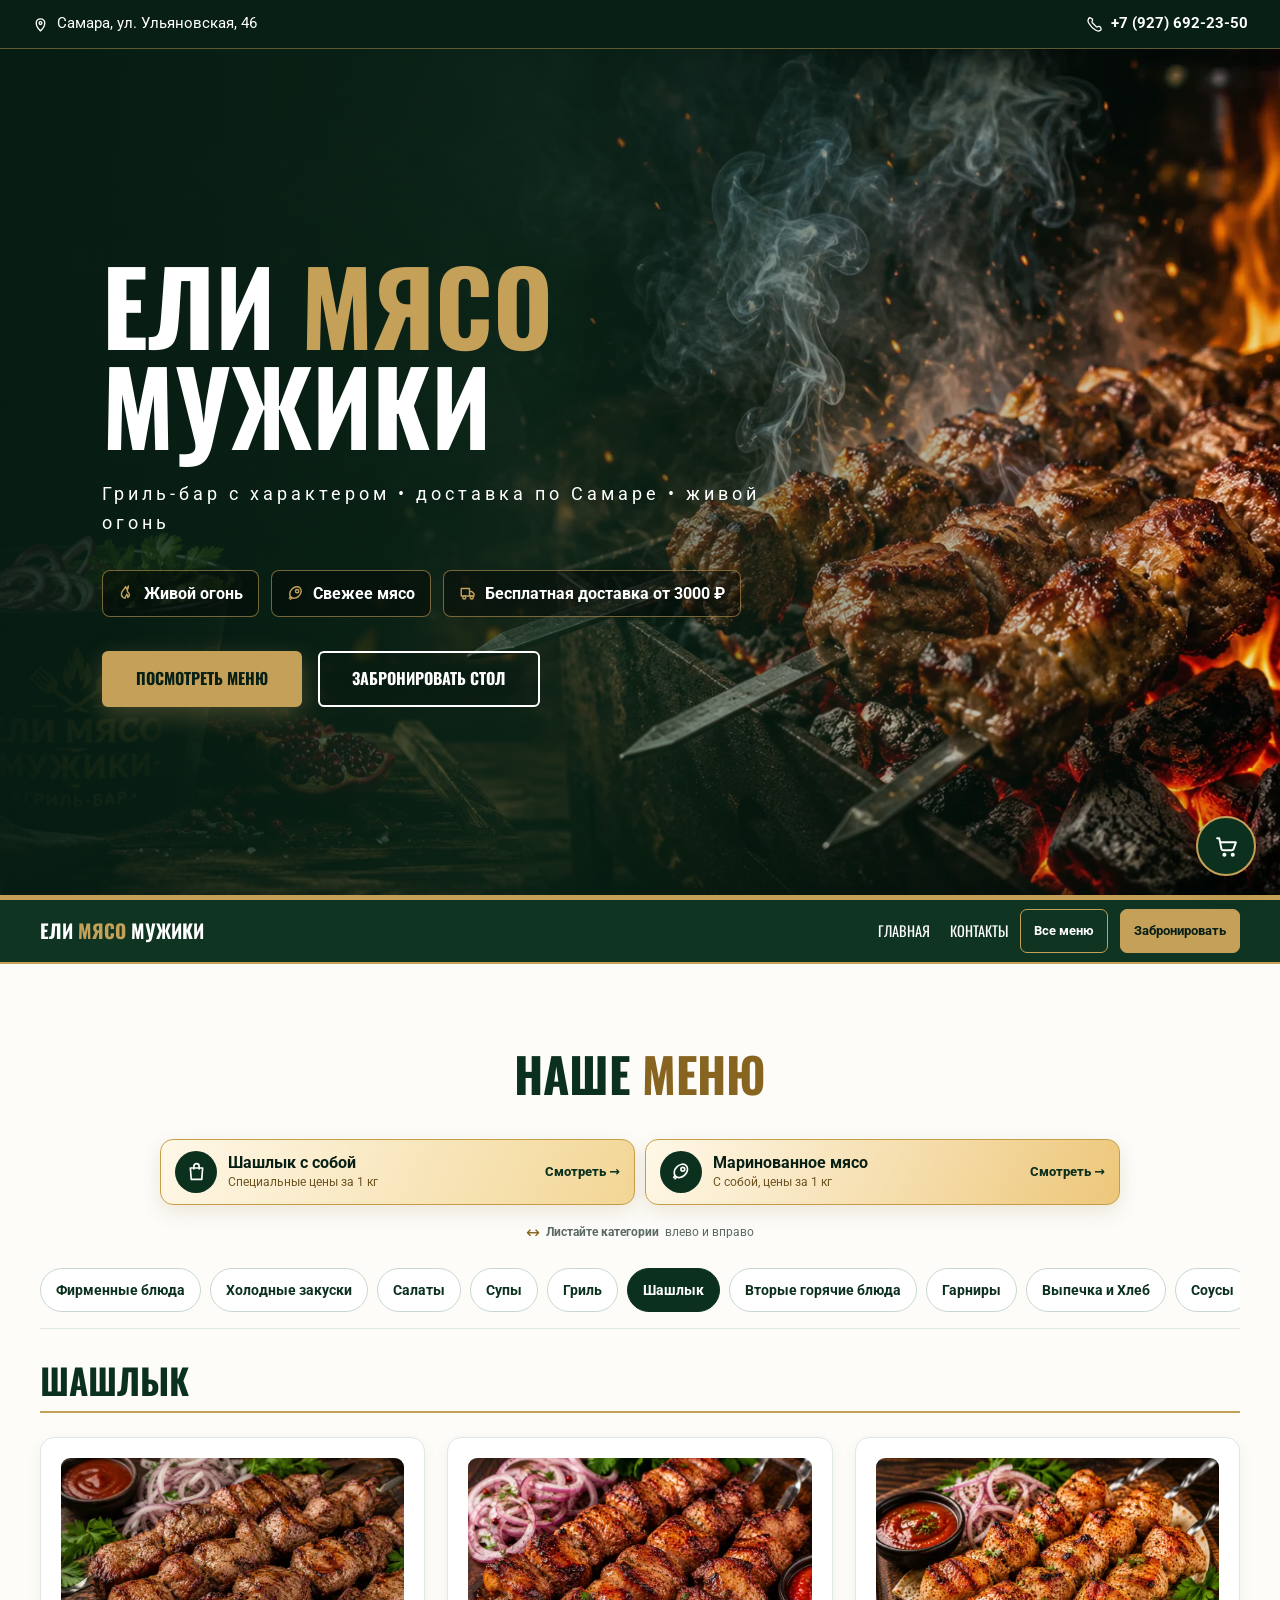
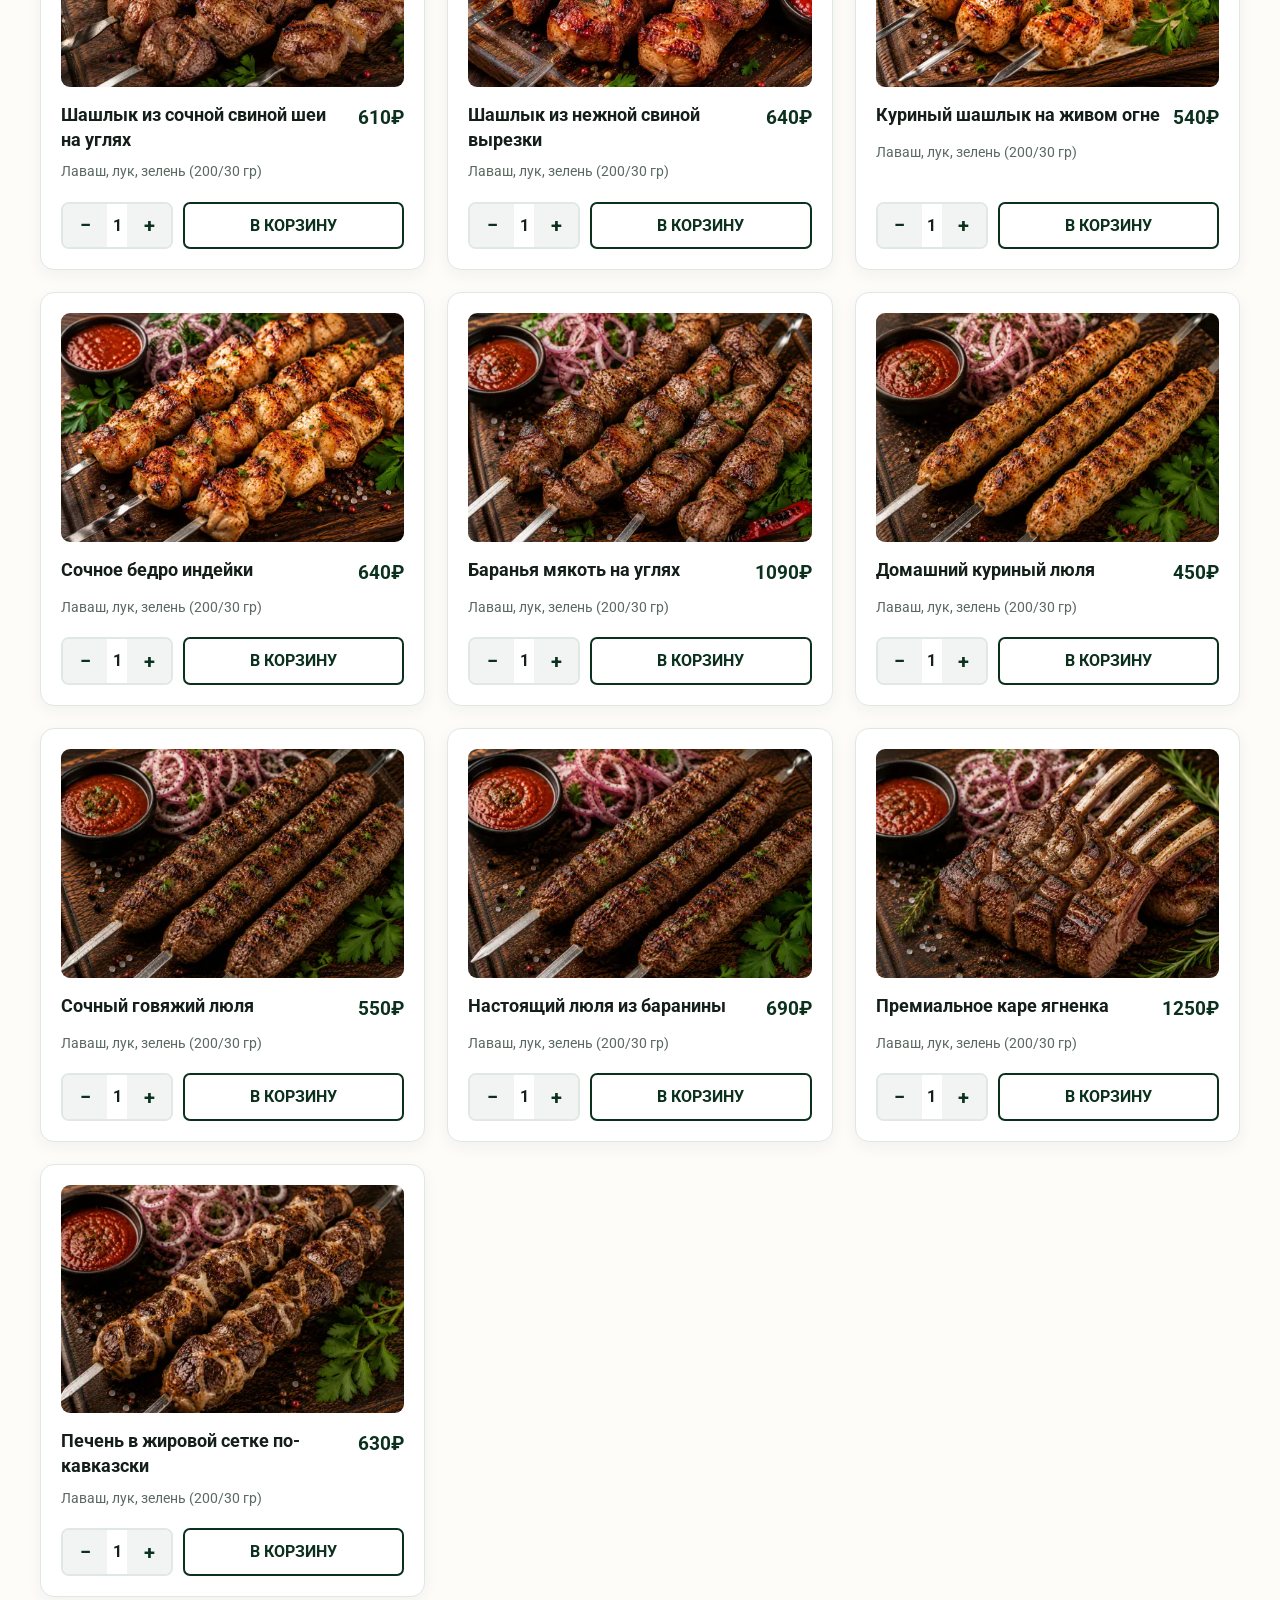
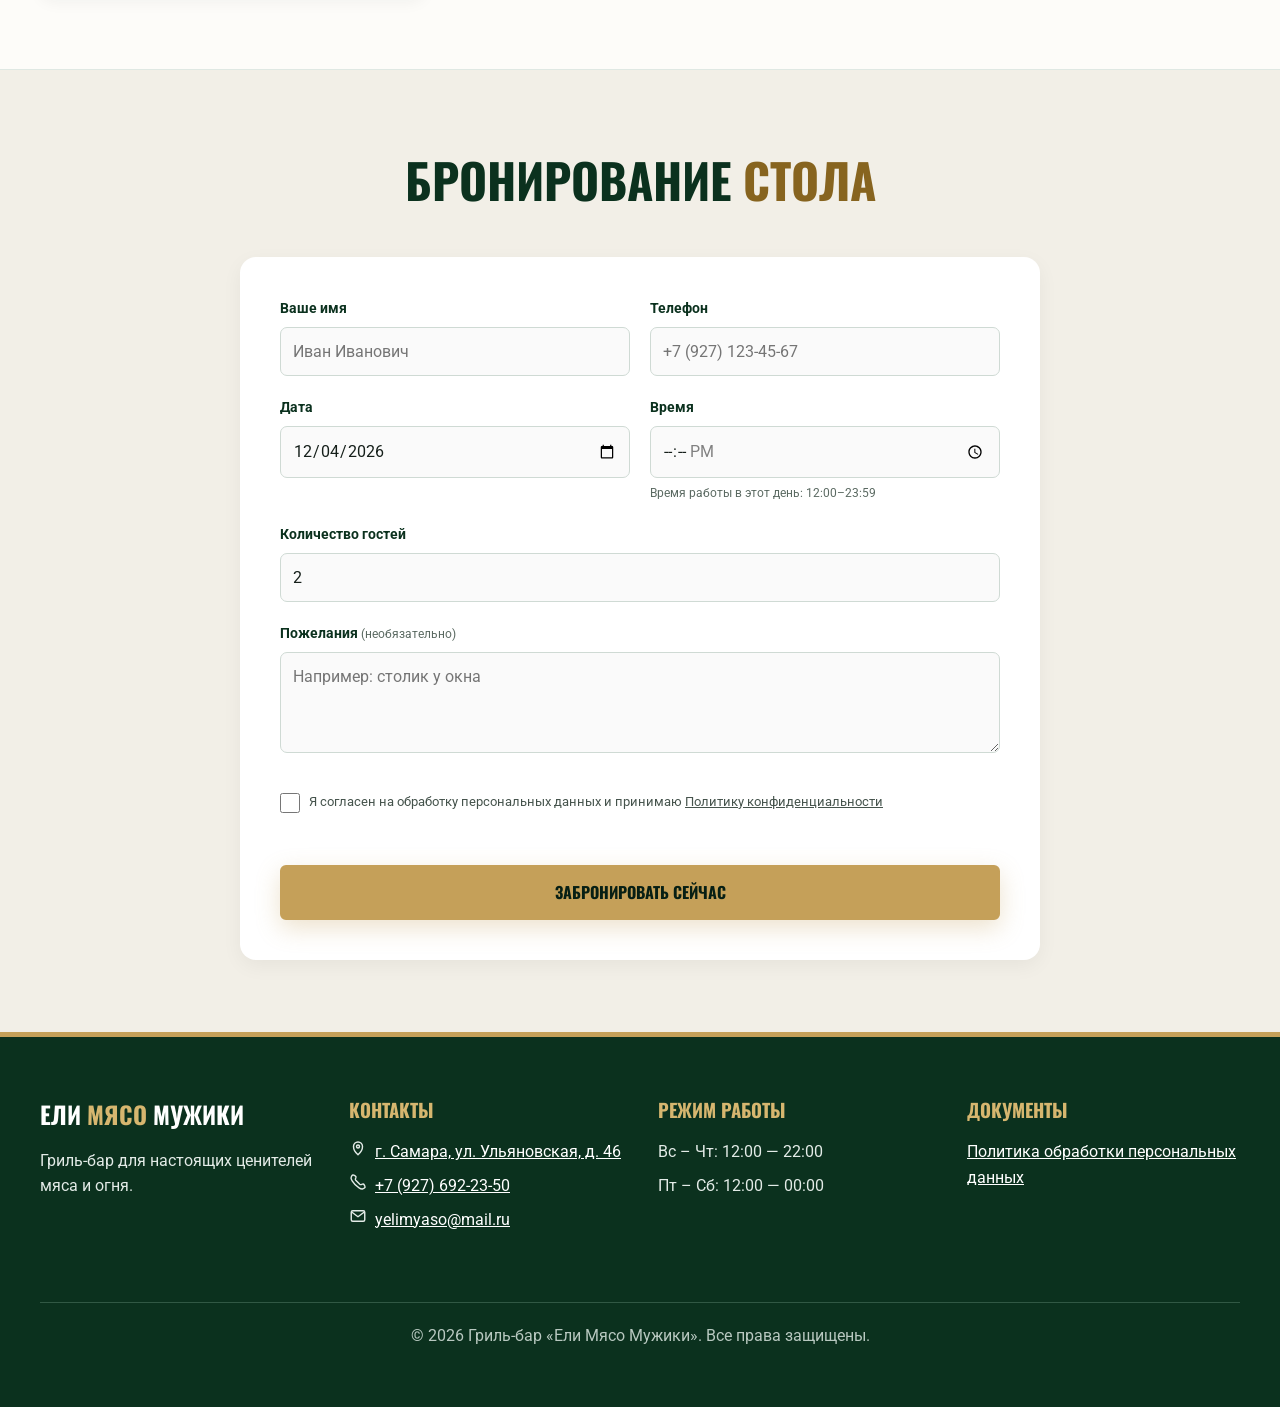
<file: index.html>
<!DOCTYPE html><html lang="ru"><head><meta charSet="utf-8"/><meta name="viewport" content="width=device-width, initial-scale=1"/><link rel="preload" as="image" imageSrcSet="/images/hero-960.webp 960w, /images/hero-optimized.webp 1672w" imageSizes="100vw" fetchPriority="high"/><link rel="stylesheet" href="/_next/static/chunks/2xt4wzetf4uig.css" data-precedence="next"/><link rel="preload" as="script" fetchPriority="low" href="/_next/static/chunks/11wms753hqmz4.js"/><script src="/_next/static/chunks/372xtqbdnscm8.js" async=""></script><script src="/_next/static/chunks/38986hobbfl6e.js" async=""></script><script src="/_next/static/chunks/turbopack-13n5i5j8hhe3y.js" async=""></script><script src="/_next/static/chunks/3szs9nia7hdya.js" async="" crossorigin=""></script><script src="/_next/static/chunks/0cu134bmrgzj2-94621e14b1d9.js" async="" crossorigin=""></script><link rel="preload" href="https://fonts.googleapis.com/css2?family=Oswald:wght@400;700&amp;family=Roboto:wght@300;400;700&amp;display=swap" as="style"/><meta name="theme-color" content="#0b311e"/><title>Ели Мясо Мужики | Официальный сайт | Самара</title><meta name="description" content="Гриль-бар «Ели Мясо Мужики» в Самаре. Шашлык, мясо на углях, доставка еды и бронирование столов."/><meta name="referrer" content="strict-origin-when-cross-origin"/><meta name="robots" content="index, follow"/><link rel="canonical" href="https://yelimyaso.ru/"/><meta property="og:title" content="Ели Мясо Мужики | Официальный сайт | Самара"/><meta property="og:description" content="Гриль-бар «Ели Мясо Мужики» в Самаре. Шашлык, мясо на углях, доставка еды и бронирование столов."/><meta property="og:url" content="https://yelimyaso.ru/"/><meta property="og:site_name" content="Ели Мясо Мужики"/><meta property="og:locale" content="ru_RU"/><meta property="og:image" content="https://yelimyaso.ru/images/hero-optimized.webp"/><meta property="og:image:width" content="1672"/><meta property="og:image:height" content="941"/><meta property="og:image:alt" content="Шашлык на живом огне в гриль-баре «Ели Мясо Мужики»"/><meta property="og:type" content="website"/><meta name="twitter:card" content="summary_large_image"/><meta name="twitter:title" content="Ели Мясо Мужики | Официальный сайт | Самара"/><meta name="twitter:description" content="Гриль-бар «Ели Мясо Мужики» в Самаре. Шашлык, мясо на углях, доставка еды и бронирование столов."/><meta name="twitter:image" content="https://yelimyaso.ru/images/hero-optimized.webp"/><link rel="icon" href="/favicon.ico"/><link rel="icon" href="/icon.svg" type="image/svg+xml"/><link rel="apple-touch-icon" href="/apple-touch-icon.png"/><link rel="preconnect" href="https://fonts.googleapis.com"/><link rel="preconnect" href="https://fonts.gstatic.com" crossorigin="anonymous"/><link href="https://fonts.googleapis.com/css2?family=Oswald:wght@400;700&amp;family=Roboto:wght@300;400;700&amp;display=swap" rel="stylesheet"/><script src="/_next/static/chunks/0cz1d0mv5g_q7.js" noModule=""></script></head><body><div hidden=""><!--$--><!--/$--></div><div class="contact-strip" aria-label="Контактная информация"><div class="container contact-strip-content"><a class="contact-address" href="https://yandex.ru/maps/?text=%D0%A1%D0%B0%D0%BC%D0%B0%D1%80%D0%B0%2C%20%D1%83%D0%BB.%20%D0%A3%D0%BB%D1%8F%D0%BD%D0%BE%D0%B2%D1%81%D0%BA%D0%B0%D1%8F%2C%2046" target="_blank" rel="noopener noreferrer" title="Открыть адрес на карте"><svg class="icon" width="17" height="17" viewBox="0 0 24 24" fill="none" stroke="currentColor" stroke-width="1.9" stroke-linecap="round" stroke-linejoin="round" aria-hidden="true" focusable="false"><path d="M12 21s6-5.1 6-11a6 6 0 1 0-12 0c0 5.9 6 11 6 11Z"></path><circle cx="12" cy="10" r="2"></circle></svg><span class="contact-address-text contact-address-full">Самара, ул. Ульяновская, 46</span><span class="contact-address-text contact-address-compact" aria-hidden="true">Ульяновская, 46</span></a><a class="contact-phone" href="tel:+79276922350"><svg class="icon" width="17" height="17" viewBox="0 0 24 24" fill="none" stroke="currentColor" stroke-width="1.9" stroke-linecap="round" stroke-linejoin="round" aria-hidden="true" focusable="false"><path d="M8.2 3.7 6.4 2.8a2 2 0 0 0-2.6.9l-.9 2c-.5 1.1 0 2.8 1.3 4.9 2 3.3 5.9 7.2 9.2 9.2 2.1 1.3 3.8 1.8 4.9 1.3l2-.9a2 2 0 0 0 .9-2.6l-.9-1.8a2 2 0 0 0-2.4-1l-1.7.6a1.8 1.8 0 0 1-1.8-.4L9 9.6a1.8 1.8 0 0 1-.4-1.8l.6-1.7a2 2 0 0 0-1-2.4Z"></path></svg> <!-- -->+7 (927) 692-23-50</a></div></div><header id="home" class="hero"><img class="hero-background" src="/images/hero-optimized.webp" srcSet="/images/hero-960.webp 960w, /images/hero-optimized.webp 1672w" sizes="100vw" alt="" aria-hidden="true" width="1672" height="941" loading="eager" decoding="async" fetchPriority="high"/><div class="hero-content"><h1>ЕЛИ <span>МЯСО</span> МУЖИКИ</h1><p class="subtitle">Гриль-бар с характером • доставка по Самаре • живой огонь</p><div class="hero-benefits"><div><svg class="icon" width="18" height="18" viewBox="0 0 24 24" fill="none" stroke="currentColor" stroke-width="1.9" stroke-linecap="round" stroke-linejoin="round" aria-hidden="true" focusable="false"><path d="M13.8 2.5c.5 3.7-2.1 4.8-1.3 7.1.4 1.2 1.5 1.7 2.3 3.1.9 1.8.2 4.3-1.8 5.2.5-1.8-.2-3.2-1.4-4.3.1 2.2-2.4 3.1-2.1 5.5C6 18 4 15.2 4.8 11.8c.8-3.4 4.5-4.9 5.1-8.3 1.1.9 1.7 2.1 1.8 3.5 1.2-1.1 1.8-2.7 2.1-4.5Z"></path></svg>Живой огонь</div><div><svg class="icon" width="18" height="18" viewBox="0 0 24 24" fill="none" stroke="currentColor" stroke-width="1.9" stroke-linecap="round" stroke-linejoin="round" aria-hidden="true" focusable="false"><path d="M6.7 6.7c3.4-3.4 8.2-4 10.7-1.5 2.5 2.5 1.9 7.3-1.5 10.7-3.4 3.4-8.2 4-10.7 1.5-2.5-2.5-1.9-7.3 1.5-10.7Z"></path><circle cx="13.5" cy="9.5" r="2.2"></circle><path d="m5.1 16.8-2 2m3.5-.5-2 2"></path></svg>Свежее мясо</div><div><svg class="icon" width="18" height="18" viewBox="0 0 24 24" fill="none" stroke="currentColor" stroke-width="1.9" stroke-linecap="round" stroke-linejoin="round" aria-hidden="true" focusable="false"><path d="M3 6h11v10H3zM14 10h3l3 3v3h-6z"></path><circle cx="7" cy="18" r="2"></circle><circle cx="17" cy="18" r="2"></circle></svg>Бесплатная доставка от <!-- -->3000<!-- --> ₽</div></div><div class="header-btns"><a href="#menu" class="btn btn-red">Посмотреть меню</a><a href="#booking" class="btn btn-outline">Забронировать стол</a></div></div></header><nav class="main-nav" aria-label="Основная навигация"><div class="container nav-content"><a class="nav-brand" href="#home" aria-label="Вернуться в начало страницы"><span class="nav-brand-full">ЕЛИ <b>МЯСО</b> МУЖИКИ</span><span class="nav-brand-compact" aria-hidden="true">ЕЛИ <b>МЯСО</b></span></a><div class="nav-actions"><div class="nav-links"><a href="#home">Главная</a><a href="#contacts">Контакты</a></div><a href="#menu" class="nav-menu-btn">Все меню</a><a href="#booking" class="nav-booking-btn">Забронировать</a></div></div></nav><main><section id="menu" class="section menu-section"><div class="container menu-shell"><h2 class="section-title">Наше <span>Меню</span></h2><div class="featured-category-callouts" aria-label="Предложения с собой"><button type="button" class="featured-category-callout" aria-pressed="false"><span class="featured-category-icon"><svg class="icon" width="21" height="21" viewBox="0 0 24 24" fill="none" stroke="currentColor" stroke-width="1.9" stroke-linecap="round" stroke-linejoin="round" aria-hidden="true" focusable="false"><path d="M5 8h14l-1 13H6L5 8Z"></path><path d="M9 9V6a3 3 0 0 1 6 0v3"></path></svg></span><span class="featured-category-copy"><strong>Шашлык с собой</strong><small>Специальные цены за 1 кг</small></span><span class="featured-category-action">Смотреть <span aria-hidden="true">→</span></span></button><button type="button" class="featured-category-callout marinated" aria-pressed="false"><span class="featured-category-icon"><svg class="icon" width="21" height="21" viewBox="0 0 24 24" fill="none" stroke="currentColor" stroke-width="1.9" stroke-linecap="round" stroke-linejoin="round" aria-hidden="true" focusable="false"><path d="M6.7 6.7c3.4-3.4 8.2-4 10.7-1.5 2.5 2.5 1.9 7.3-1.5 10.7-3.4 3.4-8.2 4-10.7 1.5-2.5-2.5-1.9-7.3 1.5-10.7Z"></path><circle cx="13.5" cy="9.5" r="2.2"></circle><path d="m5.1 16.8-2 2m3.5-.5-2 2"></path></svg></span><span class="featured-category-copy"><strong>Маринованное мясо</strong><small>С собой, цены за 1 кг</small></span><span class="featured-category-action">Смотреть <span aria-hidden="true">→</span></span></button></div><p class="category-scroll-hint"><span aria-hidden="true">↔</span><strong>Листайте категории</strong><span>влево и вправо</span></p><nav class="category-nav-wrap" aria-label="Категории меню"><div class="category-nav"><button data-category-index="0" type="button" class="category-chip featured" aria-label="Шашлык с собой (цена за 1 кг)" aria-pressed="false" aria-controls="menu-results"><svg class="icon" width="16" height="16" viewBox="0 0 24 24" fill="none" stroke="currentColor" stroke-width="1.9" stroke-linecap="round" stroke-linejoin="round" aria-hidden="true" focusable="false"><path d="M5 8h14l-1 13H6L5 8Z"></path><path d="M9 9V6a3 3 0 0 1 6 0v3"></path></svg><span>Шашлык с собой</span><span class="category-featured-badge">1 кг</span></button><button data-category-index="1" type="button" class="category-chip" aria-label="Фирменные блюда" aria-pressed="false" aria-controls="menu-results">Фирменные блюда</button><button data-category-index="2" type="button" class="category-chip" aria-label="Холодные закуски" aria-pressed="false" aria-controls="menu-results">Холодные закуски</button><button data-category-index="3" type="button" class="category-chip" aria-label="Салаты" aria-pressed="false" aria-controls="menu-results">Салаты</button><button data-category-index="4" type="button" class="category-chip" aria-label="Супы" aria-pressed="false" aria-controls="menu-results">Супы</button><button data-category-index="5" type="button" class="category-chip" aria-label="Гриль" aria-pressed="false" aria-controls="menu-results">Гриль</button><button data-category-index="6" type="button" class="category-chip active" aria-label="Шашлык" aria-pressed="true" aria-controls="menu-results">Шашлык</button><button data-category-index="7" type="button" class="category-chip" aria-label="Вторые горячие блюда" aria-pressed="false" aria-controls="menu-results">Вторые горячие блюда</button><button data-category-index="8" type="button" class="category-chip" aria-label="Гарниры" aria-pressed="false" aria-controls="menu-results">Гарниры</button><button data-category-index="9" type="button" class="category-chip" aria-label="Выпечка и Хлеб" aria-pressed="false" aria-controls="menu-results">Выпечка и Хлеб</button><button data-category-index="10" type="button" class="category-chip" aria-label="Соусы" aria-pressed="false" aria-controls="menu-results">Соусы</button><button data-category-index="11" type="button" class="category-chip" aria-label="Напитки" aria-pressed="false" aria-controls="menu-results">Напитки</button><button data-category-index="12" type="button" class="category-chip featured" aria-label="Маринованное мясо с собой" aria-pressed="false" aria-controls="menu-results"><svg class="icon" width="16" height="16" viewBox="0 0 24 24" fill="none" stroke="currentColor" stroke-width="1.9" stroke-linecap="round" stroke-linejoin="round" aria-hidden="true" focusable="false"><path d="M6.7 6.7c3.4-3.4 8.2-4 10.7-1.5 2.5 2.5 1.9 7.3-1.5 10.7-3.4 3.4-8.2 4-10.7 1.5-2.5-2.5-1.9-7.3 1.5-10.7Z"></path><circle cx="13.5" cy="9.5" r="2.2"></circle><path d="m5.1 16.8-2 2m3.5-.5-2 2"></path></svg><span>Маринованное мясо</span><span class="category-featured-badge">1 кг</span></button></div></nav><div id="menu-results" class="menu-container menu-changing"><div class="category-block"><h3 class="category-name">Шашлык</h3><div class="menu-grid"><article class="menu-card"><img src="/images/menu/shey.webp" srcSet="/images/menu/shey-480.webp 480w, /images/menu/shey-720.webp 720w, /images/menu/shey.webp 900w" sizes="(max-width: 600px) calc(100vw - 56px), (max-width: 1000px) calc(50vw - 50px), 360px" class="item-img active" alt="Шашлык из сочной свиной шеи на углях" loading="lazy" decoding="async" width="720" height="480"/><div class="card-header"><h4 class="item-name">Шашлык из сочной свиной шеи на углях</h4><span class="item-price">610<!-- -->₽</span></div><p class="item-desc">Лаваш, лук, зелень (200/30 гр)</p><div class="order-controls"><div class="qty-picker" aria-label="Количество блюда"><button type="button" aria-label="Уменьшить количество">−</button><span>1</span><button type="button" aria-label="Увеличить количество">+</button></div><button class="btn-add" type="button" aria-label="Добавить «Шашлык из сочной свиной шеи на углях» в корзину">В корзину</button></div></article><article class="menu-card"><img src="/images/menu/vyrezka.webp" srcSet="/images/menu/vyrezka-480.webp 480w, /images/menu/vyrezka-720.webp 720w, /images/menu/vyrezka.webp 900w" sizes="(max-width: 600px) calc(100vw - 56px), (max-width: 1000px) calc(50vw - 50px), 360px" class="item-img active" alt="Шашлык из нежной свиной вырезки" loading="lazy" decoding="async" width="720" height="480"/><div class="card-header"><h4 class="item-name">Шашлык из нежной свиной вырезки</h4><span class="item-price">640<!-- -->₽</span></div><p class="item-desc">Лаваш, лук, зелень (200/30 гр)</p><div class="order-controls"><div class="qty-picker" aria-label="Количество блюда"><button type="button" aria-label="Уменьшить количество">−</button><span>1</span><button type="button" aria-label="Увеличить количество">+</button></div><button class="btn-add" type="button" aria-label="Добавить «Шашлык из нежной свиной вырезки» в корзину">В корзину</button></div></article><article class="menu-card"><img src="/images/menu/sh_kur.webp" srcSet="/images/menu/sh_kur-480.webp 480w, /images/menu/sh_kur-720.webp 720w, /images/menu/sh_kur.webp 900w" sizes="(max-width: 600px) calc(100vw - 56px), (max-width: 1000px) calc(50vw - 50px), 360px" class="item-img active" alt="Куриный шашлык на живом огне" loading="lazy" decoding="async" width="720" height="480"/><div class="card-header"><h4 class="item-name">Куриный шашлык на живом огне</h4><span class="item-price">540<!-- -->₽</span></div><p class="item-desc">Лаваш, лук, зелень (200/30 гр)</p><div class="order-controls"><div class="qty-picker" aria-label="Количество блюда"><button type="button" aria-label="Уменьшить количество">−</button><span>1</span><button type="button" aria-label="Увеличить количество">+</button></div><button class="btn-add" type="button" aria-label="Добавить «Куриный шашлык на живом огне» в корзину">В корзину</button></div></article><article class="menu-card"><img src="/images/menu/indeyka.webp" srcSet="/images/menu/indeyka-480.webp 480w, /images/menu/indeyka-720.webp 720w, /images/menu/indeyka.webp 900w" sizes="(max-width: 600px) calc(100vw - 56px), (max-width: 1000px) calc(50vw - 50px), 360px" class="item-img active" alt="Сочное бедро индейки" loading="lazy" decoding="async" width="720" height="480"/><div class="card-header"><h4 class="item-name">Сочное бедро индейки</h4><span class="item-price">640<!-- -->₽</span></div><p class="item-desc">Лаваш, лук, зелень (200/30 гр)</p><div class="order-controls"><div class="qty-picker" aria-label="Количество блюда"><button type="button" aria-label="Уменьшить количество">−</button><span>1</span><button type="button" aria-label="Увеличить количество">+</button></div><button class="btn-add" type="button" aria-label="Добавить «Сочное бедро индейки» в корзину">В корзину</button></div></article><article class="menu-card"><img src="/images/menu/baran_myk.webp" srcSet="/images/menu/baran_myk-480.webp 480w, /images/menu/baran_myk-720.webp 720w, /images/menu/baran_myk.webp 900w" sizes="(max-width: 600px) calc(100vw - 56px), (max-width: 1000px) calc(50vw - 50px), 360px" class="item-img active" alt="Баранья мякоть на углях" loading="lazy" decoding="async" width="720" height="480"/><div class="card-header"><h4 class="item-name">Баранья мякоть на углях</h4><span class="item-price">1090<!-- -->₽</span></div><p class="item-desc">Лаваш, лук, зелень (200/30 гр)</p><div class="order-controls"><div class="qty-picker" aria-label="Количество блюда"><button type="button" aria-label="Уменьшить количество">−</button><span>1</span><button type="button" aria-label="Увеличить количество">+</button></div><button class="btn-add" type="button" aria-label="Добавить «Баранья мякоть на углях» в корзину">В корзину</button></div></article><article class="menu-card"><img src="/images/menu/kebab_k.webp" srcSet="/images/menu/kebab_k-480.webp 480w, /images/menu/kebab_k-720.webp 720w, /images/menu/kebab_k.webp 900w" sizes="(max-width: 600px) calc(100vw - 56px), (max-width: 1000px) calc(50vw - 50px), 360px" class="item-img active" alt="Домашний куриный люля" loading="lazy" decoding="async" width="720" height="480"/><div class="card-header"><h4 class="item-name">Домашний куриный люля</h4><span class="item-price">450<!-- -->₽</span></div><p class="item-desc">Лаваш, лук, зелень (200/30 гр)</p><div class="order-controls"><div class="qty-picker" aria-label="Количество блюда"><button type="button" aria-label="Уменьшить количество">−</button><span>1</span><button type="button" aria-label="Увеличить количество">+</button></div><button class="btn-add" type="button" aria-label="Добавить «Домашний куриный люля» в корзину">В корзину</button></div></article><article class="menu-card"><img src="/images/menu/kebab_g.webp" srcSet="/images/menu/kebab_g-480.webp 480w, /images/menu/kebab_g-720.webp 720w, /images/menu/kebab_g.webp 900w" sizes="(max-width: 600px) calc(100vw - 56px), (max-width: 1000px) calc(50vw - 50px), 360px" class="item-img active" alt="Сочный говяжий люля" loading="lazy" decoding="async" width="720" height="480"/><div class="card-header"><h4 class="item-name">Сочный говяжий люля</h4><span class="item-price">550<!-- -->₽</span></div><p class="item-desc">Лаваш, лук, зелень (200/30 гр)</p><div class="order-controls"><div class="qty-picker" aria-label="Количество блюда"><button type="button" aria-label="Уменьшить количество">−</button><span>1</span><button type="button" aria-label="Увеличить количество">+</button></div><button class="btn-add" type="button" aria-label="Добавить «Сочный говяжий люля» в корзину">В корзину</button></div></article><article class="menu-card"><img src="/images/menu/kare_b.webp" srcSet="/images/menu/kare_b-480.webp 480w, /images/menu/kare_b-720.webp 720w, /images/menu/kare_b.webp 900w" sizes="(max-width: 600px) calc(100vw - 56px), (max-width: 1000px) calc(50vw - 50px), 360px" class="item-img active" alt="Настоящий люля из баранины" loading="lazy" decoding="async" width="720" height="480"/><div class="card-header"><h4 class="item-name">Настоящий люля из баранины</h4><span class="item-price">690<!-- -->₽</span></div><p class="item-desc">Лаваш, лук, зелень (200/30 гр)</p><div class="order-controls"><div class="qty-picker" aria-label="Количество блюда"><button type="button" aria-label="Уменьшить количество">−</button><span>1</span><button type="button" aria-label="Увеличить количество">+</button></div><button class="btn-add" type="button" aria-label="Добавить «Настоящий люля из баранины» в корзину">В корзину</button></div></article><article class="menu-card"><img src="/images/menu/kare.webp" srcSet="/images/menu/kare-480.webp 480w, /images/menu/kare-720.webp 720w, /images/menu/kare.webp 900w" sizes="(max-width: 600px) calc(100vw - 56px), (max-width: 1000px) calc(50vw - 50px), 360px" class="item-img active" alt="Премиальное каре ягненка" loading="lazy" decoding="async" width="720" height="480"/><div class="card-header"><h4 class="item-name">Премиальное каре ягненка</h4><span class="item-price">1250<!-- -->₽</span></div><p class="item-desc">Лаваш, лук, зелень (200/30 гр)</p><div class="order-controls"><div class="qty-picker" aria-label="Количество блюда"><button type="button" aria-label="Уменьшить количество">−</button><span>1</span><button type="button" aria-label="Увеличить количество">+</button></div><button class="btn-add" type="button" aria-label="Добавить «Премиальное каре ягненка» в корзину">В корзину</button></div></article><article class="menu-card"><img src="/images/menu/pechen.webp" srcSet="/images/menu/pechen-480.webp 480w, /images/menu/pechen-720.webp 720w, /images/menu/pechen.webp 900w" sizes="(max-width: 600px) calc(100vw - 56px), (max-width: 1000px) calc(50vw - 50px), 360px" class="item-img active" alt="Печень в жировой сетке по-кавказски" loading="lazy" decoding="async" width="720" height="480"/><div class="card-header"><h4 class="item-name">Печень в жировой сетке по-кавказски</h4><span class="item-price">630<!-- -->₽</span></div><p class="item-desc">Лаваш, лук, зелень (200/30 гр)</p><div class="order-controls"><div class="qty-picker" aria-label="Количество блюда"><button type="button" aria-label="Уменьшить количество">−</button><span>1</span><button type="button" aria-label="Увеличить количество">+</button></div><button class="btn-add" type="button" aria-label="Добавить «Печень в жировой сетке по-кавказски» в корзину">В корзину</button></div></article></div></div></div></div></section><section id="booking" class="section booking-section"><div class="container"><h2 class="section-title">Бронирование <span>стола</span></h2><div class="booking-container"><form class="form-grid" aria-busy="false"><div><label for="booking-name">Ваше имя</label><input id="booking-name" autoComplete="name" placeholder="Иван Иванович" required="" maxLength="80" name="name"/></div><div><label for="booking-phone">Телефон</label><input id="booking-phone" type="tel" autoComplete="tel" inputMode="tel" placeholder="+7 (927) 123-45-67" required="" maxLength="18" name="phone"/></div><div><label for="booking-date">Дата</label><input id="booking-date" type="date" min="" required="" name="date" value=""/></div><div><label for="booking-time">Время</label><input id="booking-time" type="time" min="12:00" max="22:00" step="900" required="" name="time"/><p class="field-hint">Время работы в этот день: <!-- -->12:00<!-- -->–<!-- -->22:00</p></div><div class="full"><label for="booking-guests">Количество гостей</label><input id="booking-guests" type="number" min="1" max="30" inputMode="numeric" required="" name="guests" value="2"/></div><div class="full"><label for="booking-comment">Пожелания <span class="optional">(необязательно)</span></label><textarea id="booking-comment" name="comment" rows="3" placeholder="Например: столик у окна" maxLength="500"></textarea></div><label class="checkbox-label consent full" for="booking-consent"><input id="booking-consent" type="checkbox" required=""/><span>Я согласен на обработку персональных данных и принимаю <a href="/privacy/" target="_blank" rel="noopener noreferrer">Политику конфиденциальности</a></span></label><button type="submit" class="btn btn-red full submit-btn">Забронировать сейчас</button></form></div></div></section></main><footer id="contacts"><div class="container footer-content"><div class="footer-logo"><h2>ЕЛИ <span>МЯСО</span> МУЖИКИ</h2><p>Гриль-бар для настоящих ценителей мяса и огня.</p></div><div class="footer-info"><h3>Контакты</h3><p><svg class="icon" width="18" height="18" viewBox="0 0 24 24" fill="none" stroke="currentColor" stroke-width="1.9" stroke-linecap="round" stroke-linejoin="round" aria-hidden="true" focusable="false"><path d="M12 21s6-5.1 6-11a6 6 0 1 0-12 0c0 5.9 6 11 6 11Z"></path><circle cx="12" cy="10" r="2"></circle></svg><a href="https://yandex.ru/maps/?text=%D0%A1%D0%B0%D0%BC%D0%B0%D1%80%D0%B0%2C%20%D1%83%D0%BB.%20%D0%A3%D0%BB%D1%8F%D0%BD%D0%BE%D0%B2%D1%81%D0%BA%D0%B0%D1%8F%2C%2046" target="_blank" rel="noopener noreferrer">г. Самара, ул. Ульяновская, д. 46</a></p><p><svg class="icon" width="18" height="18" viewBox="0 0 24 24" fill="none" stroke="currentColor" stroke-width="1.9" stroke-linecap="round" stroke-linejoin="round" aria-hidden="true" focusable="false"><path d="M8.2 3.7 6.4 2.8a2 2 0 0 0-2.6.9l-.9 2c-.5 1.1 0 2.8 1.3 4.9 2 3.3 5.9 7.2 9.2 9.2 2.1 1.3 3.8 1.8 4.9 1.3l2-.9a2 2 0 0 0 .9-2.6l-.9-1.8a2 2 0 0 0-2.4-1l-1.7.6a1.8 1.8 0 0 1-1.8-.4L9 9.6a1.8 1.8 0 0 1-.4-1.8l.6-1.7a2 2 0 0 0-1-2.4Z"></path></svg><a href="tel:+79276922350">+7 (927) 692-23-50</a></p><p><svg class="icon" width="18" height="18" viewBox="0 0 24 24" fill="none" stroke="currentColor" stroke-width="1.9" stroke-linecap="round" stroke-linejoin="round" aria-hidden="true" focusable="false"><rect x="3" y="5" width="18" height="14" rx="2"></rect><path d="m4 7 8 6 8-6"></path></svg><a href="mailto:yelimyaso@mail.ru">yelimyaso@mail.ru</a></p></div><div class="footer-info"><h3>Режим работы</h3><p>Вс – Чт: <!-- -->12:00 — 22:00</p><p>Пт – Сб: <!-- -->12:00 — 00:00</p></div><div class="footer-info"><h3>Документы</h3><p><a href="/privacy/">Политика обработки персональных данных</a></p></div><div class="copyright">© 2026 Гриль-бар «Ели Мясо Мужики». Все права защищены.</div></div></footer><div class="toast" role="status" aria-live="polite" aria-atomic="true"></div><button type="button" class="cart-btn" aria-haspopup="dialog" aria-expanded="false" aria-controls="cart-dialog" aria-label="Открыть корзину"><svg class="icon cart-icon" width="25" height="25" viewBox="0 0 24 24" fill="none" stroke="currentColor" stroke-width="1.9" stroke-linecap="round" stroke-linejoin="round" aria-hidden="true" focusable="false"><path d="M3 4h2l2.1 10.1a2 2 0 0 0 2 1.6h7.8a2 2 0 0 0 1.9-1.4L21 8H6"></path><circle cx="10" cy="20" r="1"></circle><circle cx="18" cy="20" r="1"></circle></svg></button><script type="application/ld+json">{"@context":"https://schema.org","@type":"Restaurant","name":"Ели Мясо Мужики","url":"https://yelimyaso.ru","image":"https://yelimyaso.ru/images/hero-optimized.webp","telephone":"+7 (927) 692-23-50","email":"yelimyaso@mail.ru","priceRange":"₽₽","servesCuisine":["Шашлык","Блюда на гриле","Кавказская кухня"],"acceptsReservations":true,"hasMenu":"https://yelimyaso.ru/#menu","address":{"@type":"PostalAddress","streetAddress":"ул. Ульяновская, 46","addressLocality":"Самара","addressRegion":"Самарская область","addressCountry":"RU"},"openingHoursSpecification":[{"@type":"OpeningHoursSpecification","dayOfWeek":["Sunday","Monday","Tuesday","Wednesday","Thursday"],"opens":"12:00","closes":"22:00"},{"@type":"OpeningHoursSpecification","dayOfWeek":["Friday","Saturday"],"opens":"12:00","closes":"23:59"}]}</script><!--$--><!--/$--><noscript><div><img src="https://mc.yandex.ru/watch/109705454" class="metrika-pixel" alt=""/></div></noscript><script src="/_next/static/chunks/11wms753hqmz4.js" id="_R_" async=""></script><script>(self.__next_f=self.__next_f||[]).push([0])</script><script>self.__next_f.push([1,"1:\"$Sreact.fragment\"\n2:I[31104,[\"/_next/static/chunks/3szs9nia7hdya.js\"],\"default\"]\n3:I[75461,[\"/_next/static/chunks/3szs9nia7hdya.js\"],\"default\"]\n4:I[13274,[\"/_next/static/chunks/3szs9nia7hdya.js\"],\"\"]\n6:I[60875,[\"/_next/static/chunks/3szs9nia7hdya.js\",\"/_next/static/chunks/0cu134bmrgzj2-94621e14b1d9.js\"],\"default\"]\n7:I[5867,[\"/_next/static/chunks/3szs9nia7hdya.js\"],\"OutletBoundary\"]\n8:\"$Sreact.suspense\"\na:I[5867,[\"/_next/static/chunks/3szs9nia7hdya.js\"],\"ViewportBoundary\"]\nc:I[5867,[\"/_next/static/chunks/3szs9nia7hdya.js\"],\"MetadataBoundary\"]\ne:I[61582,[\"/_next/static/chunks/3szs9nia7hdya.js\"],\"default\",1]\n:HL[\"/_next/static/chunks/2xt4wzetf4uig.css\",\"style\"]\n:HL[\"https://fonts.googleapis.com/css2?family=Oswald:wght@400;700\u0026family=Roboto:wght@300;400;700\u0026display=swap\",\"style\"]\n5:[\"$\",\"div\",null,{\"children\":[\"$\",\"img\",null,{\"src\":\"https://mc.yandex.ru/watch/109705454\",\"className\":\"metrika-pixel\",\"alt\":\"\"}]}]\n0:{\"P\":null,\"c\":[\"\",\"\"],\"q\":\"\",\"i\":false,\"f\":[[[\"\",{\"children\":[\"__PAGE__\",{},\"$undefined\",\"$undefined\",4608]},\"$undefined\",\"$undefined\",4624],[[\"$\",\"$1\",\"c\",{\"children\":[[[\"$\",\"link\",\"0\",{\"rel\":\"stylesheet\",\"href\":\"/_next/static/chunks/2xt4wzetf4uig.css\",\"precedence\":\"next\",\"crossOrigin\":\"$undefined\",\"nonce\":\"$undefined\"}],[\"$\",\"script\",\"script-0\",{\"src\":\"/_next/static/chunks/3szs9nia7hdya.js\",\"async\":true,\"nonce\":\"$undefined\"}]],[\"$\",\"html\",null,{\"lang\":\"ru\",\"children\":[[\"$\",\"head\",null,{\"children\":[[\"$\",\"link\",null,{\"rel\":\"preconnect\",\"href\":\"https://fonts.googleapis.com\"}],[\"$\",\"link\",null,{\"rel\":\"preconnect\",\"href\":\"https://fonts.gstatic.com\",\"crossOrigin\":\"anonymous\"}],[\"$\",\"link\",null,{\"href\":\"https://fonts.googleapis.com/css2?family=Oswald:wght@400;700\u0026family=Roboto:wght@300;400;700\u0026display=swap\",\"rel\":\"stylesheet\"}]]}],[\"$\",\"body\",null,{\"children\":[[\"$\",\"$L2\",null,{\"parallelRouterKey\":\"children\",\"error\":\"$undefined\",\"errorStyles\":\"$undefined\",\"errorScripts\":\"$undefined\",\"template\":[\"$\",\"$L3\",null,{}],\"templateStyles\":\"$undefined\",\"templateScripts\":\"$undefined\",\"notFound\":[[[\"$\",\"title\",null,{\"children\":\"404: This page could not be found.\"}],[\"$\",\"div\",null,{\"style\":{\"fontFamily\":\"system-ui,\\\"Segoe UI\\\",Roboto,Helvetica,Arial,sans-serif,\\\"Apple Color Emoji\\\",\\\"Segoe UI Emoji\\\"\",\"height\":\"100vh\",\"textAlign\":\"center\",\"display\":\"flex\",\"flexDirection\":\"column\",\"alignItems\":\"center\",\"justifyContent\":\"center\"},\"children\":[\"$\",\"div\",null,{\"children\":[[\"$\",\"style\",null,{\"dangerouslySetInnerHTML\":{\"__html\":\"body{color:#000;background:#fff;margin:0}.next-error-h1{border-right:1px solid rgba(0,0,0,.3)}@media (prefers-color-scheme:dark){body{color:#fff;background:#000}.next-error-h1{border-right:1px solid rgba(255,255,255,.3)}}\"}}],[\"$\",\"h1\",null,{\"className\":\"next-error-h1\",\"style\":{\"display\":\"inline-block\",\"margin\":\"0 20px 0 0\",\"padding\":\"0 23px 0 0\",\"fontSize\":24,\"fontWeight\":500,\"verticalAlign\":\"top\",\"lineHeight\":\"49px\"},\"children\":404}],[\"$\",\"div\",null,{\"style\":{\"display\":\"inline-block\"},\"children\":[\"$\",\"h2\",null,{\"style\":{\"fontSize\":14,\"fontWeight\":400,\"lineHeight\":\"49px\",\"margin\":0},\"children\":\"This page could not be found.\"}]}]]}]}]],[]],\"forbidden\":\"$undefined\",\"unauthorized\":\"$undefined\"}],[\"$\",\"$L4\",null,{\"id\":\"yandex-metrika\",\"strategy\":\"afterInteractive\",\"children\":\"\\n          (function(m,e,t,r,i,k,a){\\n            m[i]=m[i]||function(){(m[i].a=m[i].a||[]).push(arguments)};\\n            m[i].l=1*new Date();\\n            k=e.createElement(t),a=e.getElementsByTagName(t)[0],k.async=1,k.src=r,a.parentNode.insertBefore(k,a)\\n          })(window,document,'script','https://mc.yandex.ru/metrika/tag.js?id=109705454','ym');\\n          ym(109705454,'init',{ssr:true,webvisor:true,clickmap:true,accurateTrackBounce:true,trackLinks:true});\\n        \"}],[\"$\",\"noscript\",null,{\"children\":\"$5\"}]]}]]}]]}],{\"children\":[[\"$\",\"$1\",\"c\",{\"children\":[[[\"$\",\"$L6\",null,{}],[\"$\",\"script\",null,{\"type\":\"application/ld+json\",\"dangerouslySetInnerHTML\":{\"__html\":\"{\\\"@context\\\":\\\"https://schema.org\\\",\\\"@type\\\":\\\"Restaurant\\\",\\\"name\\\":\\\"Ели Мясо Мужики\\\",\\\"url\\\":\\\"https://yelimyaso.ru\\\",\\\"image\\\":\\\"https://yelimyaso.ru/images/hero-optimized.webp\\\",\\\"telephone\\\":\\\"+7 (927) 692-23-50\\\",\\\"email\\\":\\\"yelimyaso@mail.ru\\\",\\\"priceRange\\\":\\\"₽₽\\\",\\\"servesCuisine\\\":[\\\"Шашлык\\\",\\\"Блюда на гриле\\\",\\\"Кавказская кухня\\\"],\\\"acceptsReservations\\\":true,\\\"hasMenu\\\":\\\"https://yelimyaso.ru/#menu\\\",\\\"address\\\":{\\\"@type\\\":\\\"PostalAddress\\\",\\\"streetAddress\\\":\\\"ул. Ульяновская, 46\\\",\\\"addressLocality\\\":\\\"Самара\\\",\\\"addressRegion\\\":\\\"Самарская область\\\",\\\"addressCountry\\\":\\\"RU\\\"},\\\"openingHoursSpecification\\\":[{\\\"@type\\\":\\\"OpeningHoursSpecification\\\",\\\"dayOfWeek\\\":[\\\"Sunday\\\",\\\"Monday\\\",\\\"Tuesday\\\",\\\"Wednesday\\\",\\\"Thursday\\\"],\\\"opens\\\":\\\"12:00\\\",\\\"closes\\\":\\\"22:00\\\"},{\\\"@type\\\":\\\"OpeningHoursSpecification\\\",\\\"dayOfWeek\\\":[\\\"Friday\\\",\\\"Saturday\\\"],\\\"opens\\\":\\\"12:00\\\",\\\"closes\\\":\\\"23:59\\\"}]}\"}}]],[[\"$\",\"script\",\"script-0\",{\"src\":\"/_next/static/chunks/0cu134bmrgzj2-94621e14b1d9.js\",\"async\":true,\"nonce\":\"$undefined\"}]],[\"$\",\"$L7\",null,{\"children\":[\"$\",\"$8\",null,{\"name\":\"Next.MetadataOutlet\",\"children\":\"$@9\"}]}]]}],{},null,false,null]},null,false,null],[\"$\",\"$1\",\"h\",{\"children\":[null,[\"$\",\"$La\",null,{\"children\":\"$Lb\"}],[\"$\",\"div\",null,{\"hidden\":true,\"children\":[\"$\",\"$Lc\",null,{\"children\":[\"$\",\"$8\",null,{\"name\":\"Next.Metadata\",\"children\":\"$Ld\"}]}]}],null]}],false]],\"m\":\"$undefined\",\"G\":[\"$e\",[[\"$\",\"link\",\"0\",{\"rel\":\"stylesheet\",\"href\":\"/_next/static/chunks/2xt4wzetf4uig.css\",\"precedence\":\"next\",\"crossOrigin\":\"$undefined\",\"nonce\":\"$undefined\"}]]],\"S\":true,\"h\":null,\"r\":\"$undefined\",\"s\":\"$undefined\",\"a\":\"$undefined\",\"l\":\"$undefined\",\"p\":\"$undefined\",\"d\":\"$undefined\",\"b\":\"Rn90TyByuAAYSPzZpCtyS\"}\nb:[[\"$\",\"meta\",\"0\",{\"charSet\":\"utf-8\"}],[\"$\",\"meta\",\"1\",{\"name\":\"viewport\",\"content\":\"width=device-width, initial-scale=1\"}],[\"$\",\"meta\",\"2\",{\"name\":\"theme-color\",\"content\":\"#0b311e\"}]]\nf:I[80073,[\"/_next/static/chunks/3szs9nia7hdya.js\"],\"IconMark\"]\n9:null\nd:[[\"$\",\"title\",\"0\",{\"children\":\"Ели Мясо Мужики | Официальный сайт | Самара\"}],[\"$\",\"meta\",\"1\",{\"name\":\"description\",\"content\":\"Гриль-бар «Ели Мясо Мужики» в Самаре. Шашлык, мясо на углях, доставка еды и бронирование столов.\"}],[\"$\",\"meta\",\"2\",{\"name\":\"referrer\",\"content\":\"strict-origin-when-cross-origin\"}],[\"$\",\"meta\",\"3\",{\"name\":\"robots\",\"content\":\"index, follow\"}],[\"$\",\"link\",\"4\",{\"rel\":\"canonical\",\"href\":\"https://yelimyaso.ru/\"}],[\"$\",\"meta\",\"5\",{\"property\":\"og:title\",\"content\":\"Ели Мясо Мужики | Официальный сайт | Самара\"}],[\"$\",\"meta\",\"6\",{\"property\":\"og:description\",\"content\":\"Гриль-бар «Ели Мясо Мужики» в Самаре. Шашлык, мясо на углях, доставка еды и бронирование столов.\"}],[\"$\",\"meta\",\"7\",{\"property\":\"og:url\",\"content\":\"https://yelimyaso.ru/\"}],[\"$\",\"meta\",\"8\",{\"property\":\"og:site_name\",\"content\":\"Ели Мясо Мужики\"}],[\"$\",\"meta\",\"9\",{\"property\":\"og:locale\",\"content\":\"ru_RU\"}],[\"$\",\"meta\",\"10\",{\"property\":\"og:image\",\"content\":\"https://yelimyaso.ru/images/hero-optimized.webp\"}],[\"$\",\"meta\",\"11\",{\"property\":\"og:image:width\",\"content\":\"1672\"}],[\"$\",\"meta\",\"12\",{\"property\":\"og:image:height\",\"content\":\"941\"}],[\"$\",\"meta\",\"13\",{\"property\":\"og:image:alt\",\"content\":\"Шашлык на живом огне в гриль-баре «Ели Мясо Мужики»\"}],[\"$\",\"meta\",\"14\",{\"property\":\"og:type\",\"content\":\"website\"}],[\"$\",\"meta\",\"15\",{\"name\":\"twitter:card\",\"content\":\"summary_large_image\"}],[\"$\",\"meta\",\"16\",{\"name\":\"twitter:title\",\"content\":\"Ели Мясо Мужики | Официальный сайт | Самара\"}],[\"$\",\"meta\",\"17\",{\"name\":\"twitter:description\",\"content\":\"Гриль-бар «Ели Мясо Мужики» в Самаре. Шашлык, мясо на углях, доставка еды и бронирование столов.\"}],[\"$\",\"meta\",\"18\",{\"name\":\"twitter:image\",\"content\":\"https://yelimyaso.ru/images/hero-optimized.webp\"}],[\"$\",\"link\",\"19\",{\"rel\":\"icon\",\"href\":\"/favicon.ico\"}],[\"$\",\"link\",\"20\",{\"rel\":\"icon\",\"href\":\"/icon.svg\",\"type\":\"image/svg+xml\"}],[\"$\",\"link\",\"21\",{\"rel\":\"apple-touch-icon\",\"href\":\"/apple-touch-icon.png\"}],[\"$\",\"$Lf\",\"22\",{}]]\n"])</script></body></html>
</file>
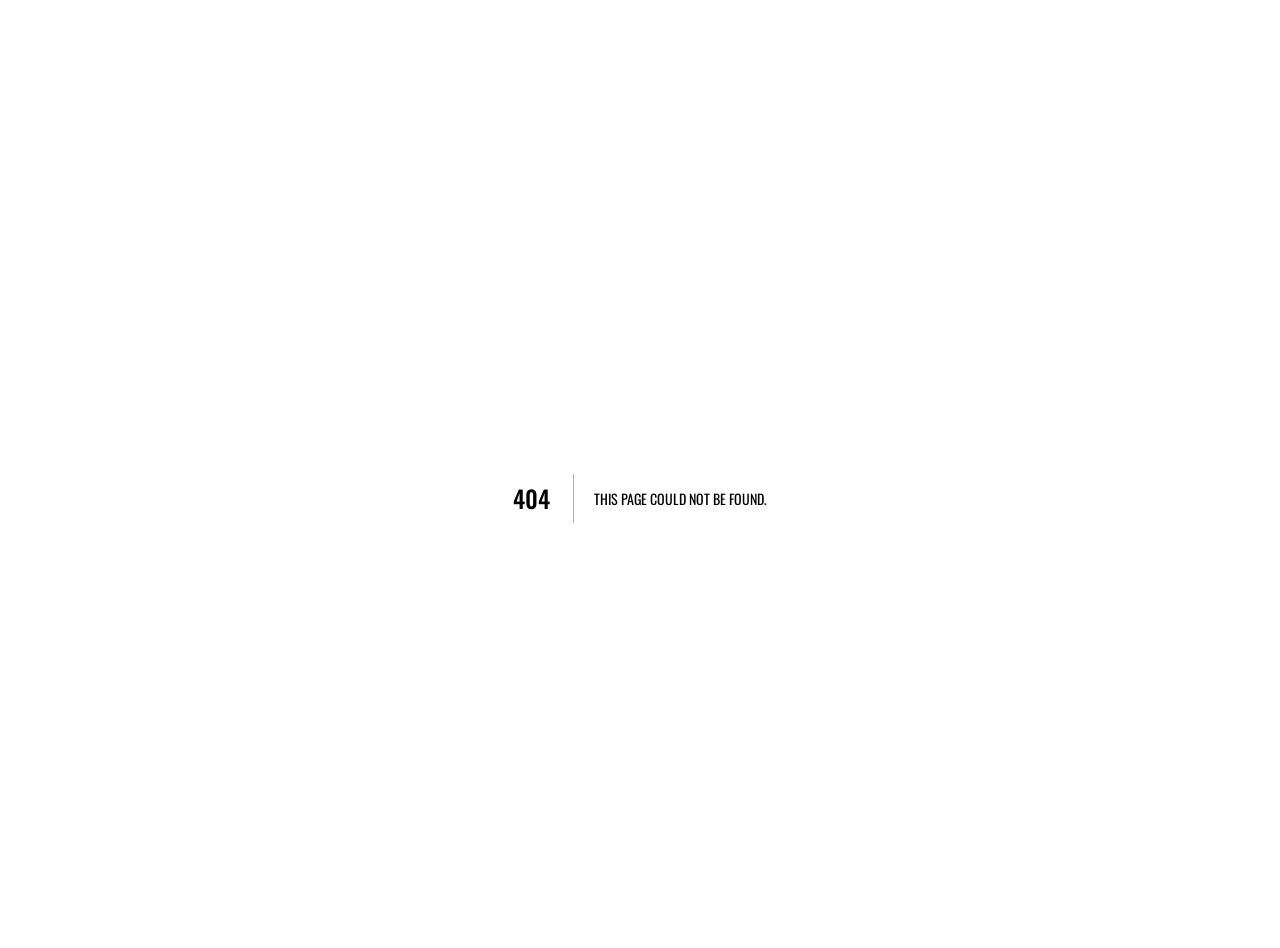
<file: 404/index.html>
<!DOCTYPE html><html lang="ru"><head><meta charSet="utf-8"/><meta name="viewport" content="width=device-width, initial-scale=1"/><link rel="stylesheet" href="/_next/static/chunks/2xt4wzetf4uig.css" data-precedence="next"/><link rel="preload" as="script" fetchPriority="low" href="/_next/static/chunks/11wms753hqmz4.js"/><script src="/_next/static/chunks/372xtqbdnscm8.js" async=""></script><script src="/_next/static/chunks/38986hobbfl6e.js" async=""></script><script src="/_next/static/chunks/turbopack-13n5i5j8hhe3y.js" async=""></script><script src="/_next/static/chunks/3szs9nia7hdya.js" async="" crossorigin=""></script><link rel="preload" href="https://fonts.googleapis.com/css2?family=Oswald:wght@400;700&amp;family=Roboto:wght@300;400;700&amp;display=swap" as="style"/><meta name="robots" content="noindex"/><meta name="theme-color" content="#0b311e"/><title>Ели Мясо Мужики | Официальный сайт | Самара</title><meta name="description" content="Гриль-бар «Ели Мясо Мужики» в Самаре. Шашлык, мясо на углях, доставка еды и бронирование столов."/><meta name="referrer" content="strict-origin-when-cross-origin"/><meta name="robots" content="index, follow"/><link rel="canonical" href="https://yelimyaso.ru/"/><meta property="og:title" content="Ели Мясо Мужики | Официальный сайт | Самара"/><meta property="og:description" content="Гриль-бар «Ели Мясо Мужики» в Самаре. Шашлык, мясо на углях, доставка еды и бронирование столов."/><meta property="og:url" content="https://yelimyaso.ru/"/><meta property="og:site_name" content="Ели Мясо Мужики"/><meta property="og:locale" content="ru_RU"/><meta property="og:image" content="https://yelimyaso.ru/images/hero-optimized.webp"/><meta property="og:image:width" content="1672"/><meta property="og:image:height" content="941"/><meta property="og:image:alt" content="Шашлык на живом огне в гриль-баре «Ели Мясо Мужики»"/><meta property="og:type" content="website"/><meta name="twitter:card" content="summary_large_image"/><meta name="twitter:title" content="Ели Мясо Мужики | Официальный сайт | Самара"/><meta name="twitter:description" content="Гриль-бар «Ели Мясо Мужики» в Самаре. Шашлык, мясо на углях, доставка еды и бронирование столов."/><meta name="twitter:image" content="https://yelimyaso.ru/images/hero-optimized.webp"/><link rel="icon" href="/favicon.ico"/><link rel="icon" href="/icon.svg" type="image/svg+xml"/><link rel="apple-touch-icon" href="/apple-touch-icon.png"/><link rel="preconnect" href="https://fonts.googleapis.com"/><link rel="preconnect" href="https://fonts.gstatic.com" crossorigin="anonymous"/><title>404: This page could not be found.</title><link href="https://fonts.googleapis.com/css2?family=Oswald:wght@400;700&amp;family=Roboto:wght@300;400;700&amp;display=swap" rel="stylesheet"/><script src="/_next/static/chunks/0cz1d0mv5g_q7.js" noModule=""></script></head><body><div hidden=""><!--$--><!--/$--></div><div style="font-family:system-ui,&quot;Segoe UI&quot;,Roboto,Helvetica,Arial,sans-serif,&quot;Apple Color Emoji&quot;,&quot;Segoe UI Emoji&quot;;height:100vh;text-align:center;display:flex;flex-direction:column;align-items:center;justify-content:center"><div><style>body{color:#000;background:#fff;margin:0}.next-error-h1{border-right:1px solid rgba(0,0,0,.3)}@media (prefers-color-scheme:dark){body{color:#fff;background:#000}.next-error-h1{border-right:1px solid rgba(255,255,255,.3)}}</style><h1 class="next-error-h1" style="display:inline-block;margin:0 20px 0 0;padding:0 23px 0 0;font-size:24px;font-weight:500;vertical-align:top;line-height:49px">404</h1><div style="display:inline-block"><h2 style="font-size:14px;font-weight:400;line-height:49px;margin:0">This page could not be found.</h2></div></div></div><!--$--><!--/$--><noscript><div><img src="https://mc.yandex.ru/watch/109705454" class="metrika-pixel" alt=""/></div></noscript><script src="/_next/static/chunks/11wms753hqmz4.js" id="_R_" async=""></script><script>(self.__next_f=self.__next_f||[]).push([0])</script><script>self.__next_f.push([1,"1:\"$Sreact.fragment\"\n2:I[31104,[\"/_next/static/chunks/3szs9nia7hdya.js\"],\"default\"]\n3:I[75461,[\"/_next/static/chunks/3szs9nia7hdya.js\"],\"default\"]\n4:I[13274,[\"/_next/static/chunks/3szs9nia7hdya.js\"],\"\"]\n6:I[5867,[\"/_next/static/chunks/3szs9nia7hdya.js\"],\"OutletBoundary\"]\n7:\"$Sreact.suspense\"\na:I[5867,[\"/_next/static/chunks/3szs9nia7hdya.js\"],\"ViewportBoundary\"]\nc:I[5867,[\"/_next/static/chunks/3szs9nia7hdya.js\"],\"MetadataBoundary\"]\ne:I[61582,[\"/_next/static/chunks/3szs9nia7hdya.js\"],\"default\",1]\n:HL[\"/_next/static/chunks/2xt4wzetf4uig.css\",\"style\"]\n:HL[\"https://fonts.googleapis.com/css2?family=Oswald:wght@400;700\u0026family=Roboto:wght@300;400;700\u0026display=swap\",\"style\"]\n5:[\"$\",\"div\",null,{\"children\":[\"$\",\"img\",null,{\"src\":\"https://mc.yandex.ru/watch/109705454\",\"className\":\"metrika-pixel\",\"alt\":\"\"}]}]\n9:X\n0:{\"P\":null,\"c\":[\"\",\"_not-found\",\"\"],\"q\":\"\",\"i\":false,\"f\":[[[\"\",{\"children\":[\"/_not-found\",{\"children\":[\"__PAGE__\",{},\"$undefined\",\"$undefined\",4608]},\"$undefined\",\"$undefined\",4608]},\"$undefined\",\"$undefined\",4624],[[\"$\",\"$1\",\"c\",{\"children\":[[[\"$\",\"link\",\"0\",{\"rel\":\"stylesheet\",\"href\":\"/_next/static/chunks/2xt4wzetf4uig.css\",\"precedence\":\"next\",\"crossOrigin\":\"$undefined\",\"nonce\":\"$undefined\"}],[\"$\",\"script\",\"script-0\",{\"src\":\"/_next/static/chunks/3szs9nia7hdya.js\",\"async\":true,\"nonce\":\"$undefined\"}]],[\"$\",\"html\",null,{\"lang\":\"ru\",\"children\":[[\"$\",\"head\",null,{\"children\":[[\"$\",\"link\",null,{\"rel\":\"preconnect\",\"href\":\"https://fonts.googleapis.com\"}],[\"$\",\"link\",null,{\"rel\":\"preconnect\",\"href\":\"https://fonts.gstatic.com\",\"crossOrigin\":\"anonymous\"}],[\"$\",\"link\",null,{\"href\":\"https://fonts.googleapis.com/css2?family=Oswald:wght@400;700\u0026family=Roboto:wght@300;400;700\u0026display=swap\",\"rel\":\"stylesheet\"}]]}],[\"$\",\"body\",null,{\"children\":[[\"$\",\"$L2\",null,{\"parallelRouterKey\":\"children\",\"error\":\"$undefined\",\"errorStyles\":\"$undefined\",\"errorScripts\":\"$undefined\",\"template\":[\"$\",\"$L3\",null,{}],\"templateStyles\":\"$undefined\",\"templateScripts\":\"$undefined\",\"notFound\":[[[\"$\",\"title\",null,{\"children\":\"404: This page could not be found.\"}],[\"$\",\"div\",null,{\"style\":{\"fontFamily\":\"system-ui,\\\"Segoe UI\\\",Roboto,Helvetica,Arial,sans-serif,\\\"Apple Color Emoji\\\",\\\"Segoe UI Emoji\\\"\",\"height\":\"100vh\",\"textAlign\":\"center\",\"display\":\"flex\",\"flexDirection\":\"column\",\"alignItems\":\"center\",\"justifyContent\":\"center\"},\"children\":[\"$\",\"div\",null,{\"children\":[[\"$\",\"style\",null,{\"dangerouslySetInnerHTML\":{\"__html\":\"body{color:#000;background:#fff;margin:0}.next-error-h1{border-right:1px solid rgba(0,0,0,.3)}@media (prefers-color-scheme:dark){body{color:#fff;background:#000}.next-error-h1{border-right:1px solid rgba(255,255,255,.3)}}\"}}],[\"$\",\"h1\",null,{\"className\":\"next-error-h1\",\"style\":{\"display\":\"inline-block\",\"margin\":\"0 20px 0 0\",\"padding\":\"0 23px 0 0\",\"fontSize\":24,\"fontWeight\":500,\"verticalAlign\":\"top\",\"lineHeight\":\"49px\"},\"children\":404}],[\"$\",\"div\",null,{\"style\":{\"display\":\"inline-block\"},\"children\":[\"$\",\"h2\",null,{\"style\":{\"fontSize\":14,\"fontWeight\":400,\"lineHeight\":\"49px\",\"margin\":0},\"children\":\"This page could not be found.\"}]}]]}]}]],[]],\"forbidden\":\"$undefined\",\"unauthorized\":\"$undefined\"}],[\"$\",\"$L4\",null,{\"id\":\"yandex-metrika\",\"strategy\":\"afterInteractive\",\"children\":\"\\n          (function(m,e,t,r,i,k,a){\\n            m[i]=m[i]||function(){(m[i].a=m[i].a||[]).push(arguments)};\\n            m[i].l=1*new Date();\\n            k=e.createElement(t),a=e.getElementsByTagName(t)[0],k.async=1,k.src=r,a.parentNode.insertBefore(k,a)\\n          })(window,document,'script','https://mc.yandex.ru/metrika/tag.js?id=109705454','ym');\\n          ym(109705454,'init',{ssr:true,webvisor:true,clickmap:true,accurateTrackBounce:true,trackLinks:true});\\n        \"}],[\"$\",\"noscript\",null,{\"children\":\"$5\"}]]}]]}]]}],{\"children\":[[\"$\",\"$1\",\"c\",{\"children\":[null,[\"$\",\"$L2\",null,{\"parallelRouterKey\":\"children\",\"error\":\"$undefined\",\"errorStyles\":\"$undefined\",\"errorScripts\":\"$undefined\",\"template\":[\"$\",\"$L3\",null,{}],\"templateStyles\":\"$undefined\",\"templateScripts\":\"$undefined\",\"notFound\":\"$undefined\",\"forbidden\":\"$undefined\",\"unauthorized\":\"$undefined\"}]]}],{\"children\":[[\"$\",\"$1\",\"c\",{\"children\":[[[\"$\",\"title\",null,{\"children\":\"404: This page could not be found.\"}],[\"$\",\"div\",null,{\"style\":\"$0:f:0:1:0:props:children:1:props:children:1:props:children:0:props:notFound:0:1:props:style\",\"children\":[\"$\",\"div\",null,{\"children\":[[\"$\",\"style\",null,{\"dangerouslySetInnerHTML\":{\"__html\":\"body{color:#000;background:#fff;margin:0}.next-error-h1{border-right:1px solid rgba(0,0,0,.3)}@media (prefers-color-scheme:dark){body{color:#fff;background:#000}.next-error-h1{border-right:1px solid rgba(255,255,255,.3)}}\"}}],[\"$\",\"h1\",null,{\"className\":\"next-error-h1\",\"style\":\"$0:f:0:1:0:props:children:1:props:children:1:props:children:0:props:notFound:0:1:props:children:props:children:1:props:style\",\"children\":404}],[\"$\",\"div\",null,{\"style\":\"$0:f:0:1:0:props:children:1:props:children:1:props:children:0:props:notFound:0:1:props:children:props:children:2:props:style\",\"children\":[\"$\",\"h2\",null,{\"style\":\"$0:f:0:1:0:props:children:1:props:children:1:props:children:0:props:notFound:0:1:props:children:props:children:2:props:children:props:style\",\"children\":\"This page could not be found.\"}]}]]}]}]],null,[\"$\",\"$L6\",null,{\"children\":[\"$\",\"$7\",null,{\"name\":\"Next.MetadataOutlet\",\"children\":\"$@8\"}]}]]}],{},null,false,null]},null,false,\"$9\"]},null,false,null],[\"$\",\"$1\",\"h\",{\"children\":[[\"$\",\"meta\",null,{\"name\":\"robots\",\"content\":\"noindex\"}],[\"$\",\"$La\",null,{\"children\":\"$Lb\"}],[\"$\",\"div\",null,{\"hidden\":true,\"children\":[\"$\",\"$Lc\",null,{\"children\":[\"$\",\"$7\",null,{\"name\":\"Next.Metadata\",\"children\":\"$Ld\"}]}]}],null]}],false]],\"m\":\"$undefined\",\"G\":[\"$e\",[[\"$\",\"link\",\"0\",{\"rel\":\"stylesheet\",\"href\":\"/_next/static/chunks/2xt4wzetf4uig.css\",\"precedence\":\"next\",\"crossOrigin\":\"$undefined\",\"nonce\":\"$undefined\"}]]],\"S\":true,\"h\":null,\"r\":\"$undefined\",\"s\":\"$undefined\",\"a\":\"$undefined\",\"l\":\"$undefined\",\"p\":\"$undefined\",\"d\":\"$undefined\",\"b\":\"Rn90TyByuAAYSPzZpCtyS\"}\n9:C\nb:[[\"$\",\"meta\",\"0\",{\"charSet\":\"utf-8\"}],[\"$\",\"meta\",\"1\",{\"name\":\"viewport\",\"content\":\"width=device-width, initial-scale=1\"}],[\"$\",\"meta\",\"2\",{\"name\":\"theme-color\",\"content\":\"#0b311e\"}]]\nf:I[80073,[\"/_next/static/chunks/3szs9nia7hdya.js\"],\"IconMark\"]\n8:null\nd:[[\"$\",\"title\",\"0\",{\"children\":\"Ели Мясо Мужики | Официальный сайт | Самара\"}],[\"$\",\"meta\",\"1\",{\"name\":\"description\",\"content\":\"Гриль-бар «Ели Мясо Мужики» в Самаре. Шашлык, мясо на углях, доставка еды и бронирование столов.\"}],[\"$\",\"meta\",\"2\",{\"name\":\"referrer\",\"content\":\"strict-origin-when-cross-origin\"}],[\"$\",\"meta\",\"3\",{\"name\":\"robots\",\"content\":\"index, follow\"}],[\"$\",\"link\",\"4\",{\"rel\":\"canonical\",\"href\":\"https://yelimyaso.ru/\"}],[\"$\",\"meta\",\"5\",{\"property\":\"og:title\",\"content\":\"Ели Мясо Мужики | Официальный сайт | Самара\"}],[\"$\",\"meta\",\"6\",{\"property\":\"og:description\",\"content\":\"Гриль-бар «Ели Мясо Мужики» в Самаре. Шашлык, мясо на углях, доставка еды и бронирование столов.\"}],[\"$\",\"meta\",\"7\",{\"property\":\"og:url\",\"content\":\"https://yelimyaso.ru/\"}],[\"$\",\"meta\",\"8\",{\"property\":\"og:site_name\",\"content\":\"Ели Мясо Мужики\"}],[\"$\",\"meta\",\"9\",{\"property\":\"og:locale\",\"content\":\"ru_RU\"}],[\"$\",\"meta\",\"10\",{\"property\":\"og:image\",\"content\":\"https://yelimyaso.ru/images/hero-optimized.webp\"}],[\"$\",\"meta\",\"11\",{\"property\":\"og:image:width\",\"content\":\"1672\"}],[\"$\",\"meta\",\"12\",{\"property\":\"og:image:height\",\"content\":\"941\"}],[\"$\",\"meta\",\"13\",{\"property\":\"og:image:alt\",\"content\":\"Шашлык на живом огне в гриль-баре «Ели Мясо Мужики»\"}],[\"$\",\"meta\",\"14\",{\"property\":\"og:type\",\"content\":\"website\"}],[\"$\",\"meta\",\"15\",{\"name\":\"twitter:card\",\"content\":\"summary_large_image\"}],[\"$\",\"meta\",\"16\",{\"name\":\"twitter:title\",\"content\":\"Ели Мясо Мужики | Официальный сайт | Самара\"}],[\"$\",\"meta\",\"17\",{\"name\":\"twitter:description\",\"content\":\"Гриль-бар «Ели Мясо Мужики» в Самаре. Шашлык, мясо на углях, доставка еды и бронирование столов.\"}],[\"$\",\"meta\",\"18\",{\"name\":\"twitter:image\",\"content\":\"https://yelimyaso.ru/images/hero-optimized.webp\"}],[\"$\",\"link\",\"19\",{\"rel\":\"icon\",\"href\":\"/favicon.ico\"}],[\"$\",\"link\",\"20\",{\"rel\":\"icon\",\"href\":\"/icon.svg\",\"type\":\"image/svg+xml\"}],[\"$\",\"link\",\"21\",{\"rel\":\"apple-touch-icon\",\"href\":\"/apple-touch-icon.png\"}],[\"$\",\"$Lf\",\"22\",{}]]\n"])</script></body></html>
</file>
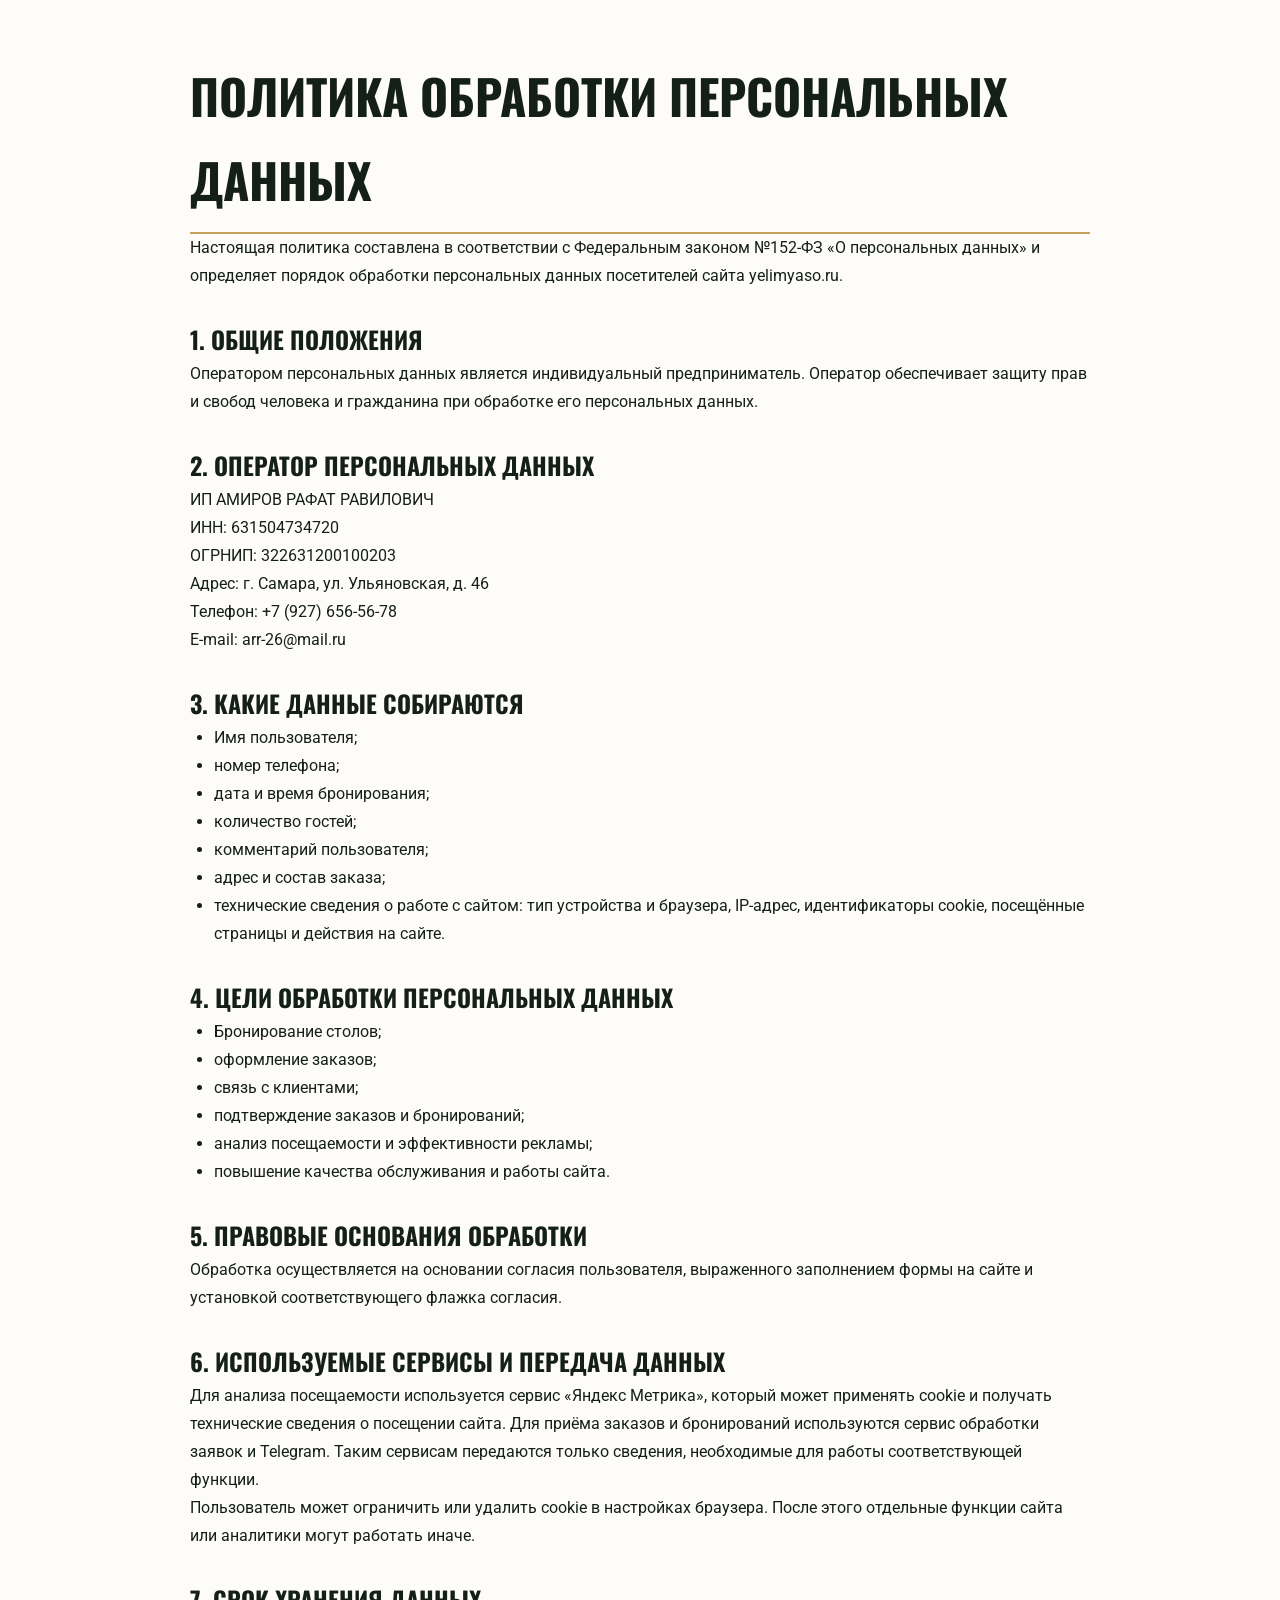
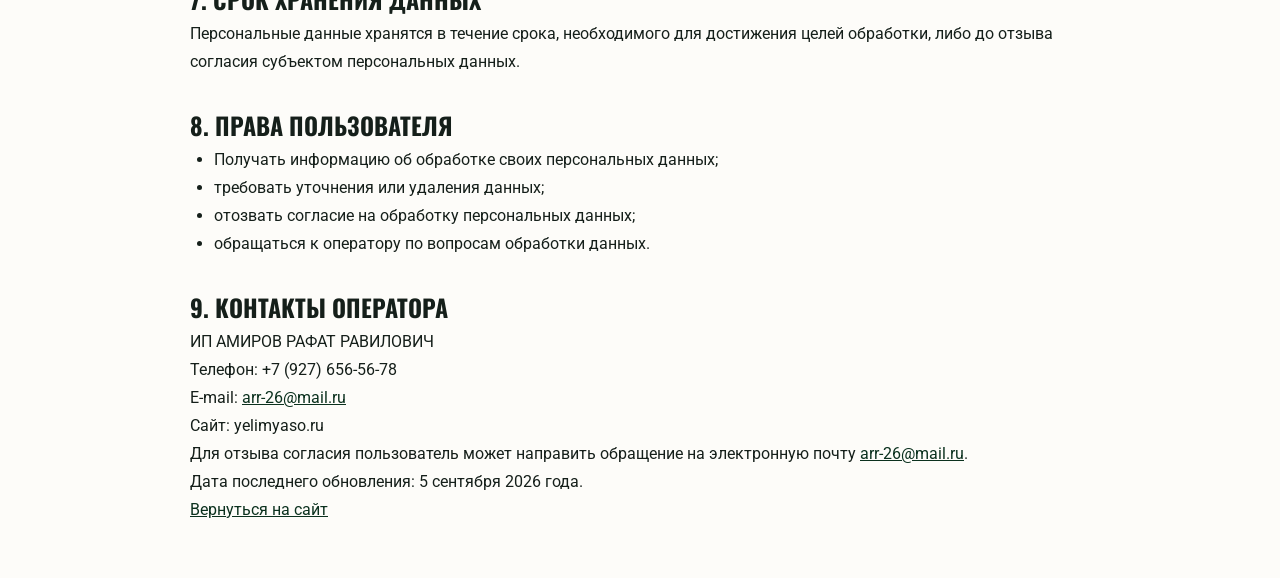
<file: privacy/index.html>
<!DOCTYPE html><html lang="ru"><head><meta charSet="utf-8"/><meta name="viewport" content="width=device-width, initial-scale=1"/><link rel="stylesheet" href="/_next/static/chunks/2xt4wzetf4uig.css" data-precedence="next"/><link rel="preload" as="script" fetchPriority="low" href="/_next/static/chunks/11wms753hqmz4.js"/><script src="/_next/static/chunks/372xtqbdnscm8.js" async=""></script><script src="/_next/static/chunks/38986hobbfl6e.js" async=""></script><script src="/_next/static/chunks/turbopack-13n5i5j8hhe3y.js" async=""></script><script src="/_next/static/chunks/3szs9nia7hdya.js" async="" crossorigin=""></script><link rel="preload" href="https://fonts.googleapis.com/css2?family=Oswald:wght@400;700&amp;family=Roboto:wght@300;400;700&amp;display=swap" as="style"/><meta name="theme-color" content="#0b311e"/><title>Политика обработки персональных данных | Ели Мясо Мужики</title><meta name="description" content="Политика обработки персональных данных посетителей сайта гриль-бара «Ели Мясо Мужики»."/><meta name="referrer" content="strict-origin-when-cross-origin"/><meta name="robots" content="index, follow"/><link rel="canonical" href="https://yelimyaso.ru/privacy/"/><meta property="og:title" content="Политика обработки персональных данных | Ели Мясо Мужики"/><meta property="og:description" content="Политика обработки персональных данных посетителей сайта гриль-бара «Ели Мясо Мужики»."/><meta property="og:url" content="https://yelimyaso.ru/privacy/"/><meta property="og:type" content="website"/><meta name="twitter:card" content="summary_large_image"/><meta name="twitter:title" content="Политика обработки персональных данных | Ели Мясо Мужики"/><meta name="twitter:description" content="Политика обработки персональных данных посетителей сайта гриль-бара «Ели Мясо Мужики»."/><link rel="icon" href="/favicon.ico"/><link rel="icon" href="/icon.svg" type="image/svg+xml"/><link rel="apple-touch-icon" href="/apple-touch-icon.png"/><link rel="preconnect" href="https://fonts.googleapis.com"/><link rel="preconnect" href="https://fonts.gstatic.com" crossorigin="anonymous"/><link href="https://fonts.googleapis.com/css2?family=Oswald:wght@400;700&amp;family=Roboto:wght@300;400;700&amp;display=swap" rel="stylesheet"/><script src="/_next/static/chunks/0cz1d0mv5g_q7.js" noModule=""></script></head><body><div hidden=""><!--$--><!--/$--></div><main class="privacy-page"><h1>Политика обработки персональных данных</h1><p>Настоящая политика составлена в соответствии с Федеральным законом №152-ФЗ «О персональных данных» и определяет порядок обработки персональных данных посетителей сайта yelimyaso.ru.</p><h2>1. Общие положения</h2><p>Оператором персональных данных является индивидуальный предприниматель. Оператор обеспечивает защиту прав и свобод человека и гражданина при обработке его персональных данных.</p><h2>2. Оператор персональных данных</h2><p>ИП АМИРОВ РАФАТ РАВИЛОВИЧ<br/>ИНН: 631504734720<br/>ОГРНИП: 322631200100203<br/>Адрес: г. Самара, ул. Ульяновская, д. 46<br/>Телефон: +7 (927) 656-56-78<br/>E-mail: arr-26@mail.ru</p><h2>3. Какие данные собираются</h2><ul><li>Имя пользователя;</li><li>номер телефона;</li><li>дата и время бронирования;</li><li>количество гостей;</li><li>комментарий пользователя;</li><li>адрес и состав заказа;</li><li>технические сведения о работе с сайтом: тип устройства и браузера, IP-адрес, идентификаторы cookie, посещённые страницы и действия на сайте.</li></ul><h2>4. Цели обработки персональных данных</h2><ul><li>Бронирование столов;</li><li>оформление заказов;</li><li>связь с клиентами;</li><li>подтверждение заказов и бронирований;</li><li>анализ посещаемости и эффективности рекламы;</li><li>повышение качества обслуживания и работы сайта.</li></ul><h2>5. Правовые основания обработки</h2><p>Обработка осуществляется на основании согласия пользователя, выраженного заполнением формы на сайте и установкой соответствующего флажка согласия.</p><h2>6. Используемые сервисы и передача данных</h2><p>Для анализа посещаемости используется сервис «Яндекс Метрика», который может применять cookie и получать технические сведения о посещении сайта. Для приёма заказов и бронирований используются сервис обработки заявок и Telegram. Таким сервисам передаются только сведения, необходимые для работы соответствующей функции.</p><p>Пользователь может ограничить или удалить cookie в настройках браузера. После этого отдельные функции сайта или аналитики могут работать иначе.</p><h2>7. Срок хранения данных</h2><p>Персональные данные хранятся в течение срока, необходимого для достижения целей обработки, либо до отзыва согласия субъектом персональных данных.</p><h2>8. Права пользователя</h2><ul><li>Получать информацию об обработке своих персональных данных;</li><li>требовать уточнения или удаления данных;</li><li>отозвать согласие на обработку персональных данных;</li><li>обращаться к оператору по вопросам обработки данных.</li></ul><h2>9. Контакты оператора</h2><p>ИП АМИРОВ РАФАТ РАВИЛОВИЧ<br/>Телефон: +7 (927) 656-56-78<br/>E-mail: <a href="mailto:arr-26@mail.ru">arr-26@mail.ru</a><br/>Сайт: yelimyaso.ru</p><p>Для отзыва согласия пользователь может направить обращение на электронную почту <a href="mailto:arr-26@mail.ru">arr-26@mail.ru</a>.</p><p>Дата последнего обновления: 5 сентября 2026 года.</p><p><a href="/">Вернуться на сайт</a></p></main><!--$--><!--/$--><noscript><div><img src="https://mc.yandex.ru/watch/109705454" class="metrika-pixel" alt=""/></div></noscript><script src="/_next/static/chunks/11wms753hqmz4.js" id="_R_" async=""></script><script>(self.__next_f=self.__next_f||[]).push([0])</script><script>self.__next_f.push([1,"1:\"$Sreact.fragment\"\n2:I[31104,[\"/_next/static/chunks/3szs9nia7hdya.js\"],\"default\"]\n3:I[75461,[\"/_next/static/chunks/3szs9nia7hdya.js\"],\"default\"]\n4:I[13274,[\"/_next/static/chunks/3szs9nia7hdya.js\"],\"\"]\n1b:I[61582,[\"/_next/static/chunks/3szs9nia7hdya.js\"],\"default\",1]\n:HL[\"/_next/static/chunks/2xt4wzetf4uig.css\",\"style\"]\n:HL[\"https://fonts.googleapis.com/css2?family=Oswald:wght@400;700\u0026family=Roboto:wght@300;400;700\u0026display=swap\",\"style\"]\n5:[\"$\",\"div\",null,{\"children\":[\"$\",\"img\",null,{\"src\":\"https://mc.yandex.ru/watch/109705454\",\"className\":\"metrika-pixel\",\"alt\":\"\"}]}]\n19:X\n0:{\"P\":null,\"c\":[\"\",\"privacy\",\"\"],\"q\":\"\",\"i\":false,\"f\":[[[\"\",{\"children\":[\"privacy\",{\"children\":[\"__PAGE__\",{},\"$undefined\",\"$undefined\",4608]},\"$undefined\",\"$undefined\",4608]},\"$undefined\",\"$undefined\",4624],[[\"$\",\"$1\",\"c\",{\"children\":[[[\"$\",\"link\",\"0\",{\"rel\":\"stylesheet\",\"href\":\"/_next/static/chunks/2xt4wzetf4uig.css\",\"precedence\":\"next\",\"crossOrigin\":\"$undefined\",\"nonce\":\"$undefined\"}],[\"$\",\"script\",\"script-0\",{\"src\":\"/_next/static/chunks/3szs9nia7hdya.js\",\"async\":true,\"nonce\":\"$undefined\"}]],[\"$\",\"html\",null,{\"lang\":\"ru\",\"children\":[[\"$\",\"head\",null,{\"children\":[[\"$\",\"link\",null,{\"rel\":\"preconnect\",\"href\":\"https://fonts.googleapis.com\"}],[\"$\",\"link\",null,{\"rel\":\"preconnect\",\"href\":\"https://fonts.gstatic.com\",\"crossOrigin\":\"anonymous\"}],[\"$\",\"link\",null,{\"href\":\"https://fonts.googleapis.com/css2?family=Oswald:wght@400;700\u0026family=Roboto:wght@300;400;700\u0026display=swap\",\"rel\":\"stylesheet\"}]]}],[\"$\",\"body\",null,{\"children\":[[\"$\",\"$L2\",null,{\"parallelRouterKey\":\"children\",\"error\":\"$undefined\",\"errorStyles\":\"$undefined\",\"errorScripts\":\"$undefined\",\"template\":[\"$\",\"$L3\",null,{}],\"templateStyles\":\"$undefined\",\"templateScripts\":\"$undefined\",\"notFound\":[[[\"$\",\"title\",null,{\"children\":\"404: This page could not be found.\"}],[\"$\",\"div\",null,{\"style\":{\"fontFamily\":\"system-ui,\\\"Segoe UI\\\",Roboto,Helvetica,Arial,sans-serif,\\\"Apple Color Emoji\\\",\\\"Segoe UI Emoji\\\"\",\"height\":\"100vh\",\"textAlign\":\"center\",\"display\":\"flex\",\"flexDirection\":\"column\",\"alignItems\":\"center\",\"justifyContent\":\"center\"},\"children\":[\"$\",\"div\",null,{\"children\":[[\"$\",\"style\",null,{\"dangerouslySetInnerHTML\":{\"__html\":\"body{color:#000;background:#fff;margin:0}.next-error-h1{border-right:1px solid rgba(0,0,0,.3)}@media (prefers-color-scheme:dark){body{color:#fff;background:#000}.next-error-h1{border-right:1px solid rgba(255,255,255,.3)}}\"}}],[\"$\",\"h1\",null,{\"className\":\"next-error-h1\",\"style\":{\"display\":\"inline-block\",\"margin\":\"0 20px 0 0\",\"padding\":\"0 23px 0 0\",\"fontSize\":24,\"fontWeight\":500,\"verticalAlign\":\"top\",\"lineHeight\":\"49px\"},\"children\":404}],[\"$\",\"div\",null,{\"style\":{\"display\":\"inline-block\"},\"children\":[\"$\",\"h2\",null,{\"style\":{\"fontSize\":14,\"fontWeight\":400,\"lineHeight\":\"49px\",\"margin\":0},\"children\":\"This page could not be found.\"}]}]]}]}]],[]],\"forbidden\":\"$undefined\",\"unauthorized\":\"$undefined\"}],[\"$\",\"$L4\",null,{\"id\":\"yandex-metrika\",\"strategy\":\"afterInteractive\",\"children\":\"\\n          (function(m,e,t,r,i,k,a){\\n            m[i]=m[i]||function(){(m[i].a=m[i].a||[]).push(arguments)};\\n            m[i].l=1*new Date();\\n            k=e.createElement(t),a=e.getElementsByTagName(t)[0],k.async=1,k.src=r,a.parentNode.insertBefore(k,a)\\n          })(window,document,'script','https://mc.yandex.ru/metrika/tag.js?id=109705454','ym');\\n          ym(109705454,'init',{ssr:true,webvisor:true,clickmap:true,accurateTrackBounce:true,trackLinks:true});\\n        \"}],[\"$\",\"noscript\",null,{\"children\":\"$5\"}]]}]]}]]}],{\"children\":[[\"$\",\"$1\",\"c\",{\"children\":[null,[\"$\",\"$L2\",null,{\"parallelRouterKey\":\"children\",\"error\":\"$undefined\",\"errorStyles\":\"$undefined\",\"errorScripts\":\"$undefined\",\"template\":[\"$\",\"$L3\",null,{}],\"templateStyles\":\"$undefined\",\"templateScripts\":\"$undefined\",\"notFound\":\"$undefined\",\"forbidden\":\"$undefined\",\"unauthorized\":\"$undefined\"}]]}],{\"children\":[[\"$\",\"$1\",\"c\",{\"children\":[[\"$\",\"main\",null,{\"className\":\"privacy-page\",\"children\":[[\"$\",\"h1\",null,{\"children\":\"Политика обработки персональных данных\"}],[\"$\",\"p\",null,{\"children\":\"Настоящая политика составлена в соответствии с Федеральным законом №152-ФЗ «О персональных данных» и определяет порядок обработки персональных данных посетителей сайта yelimyaso.ru.\"}],[\"$\",\"h2\",null,{\"children\":\"1. Общие положения\"}],[\"$\",\"p\",null,{\"children\":\"Оператором персональных данных является индивидуальный предприниматель. Оператор обеспечивает защиту прав и свобод человека и гражданина при обработке его персональных данных.\"}],[\"$\",\"h2\",null,{\"children\":\"2. Оператор персональных данных\"}],[\"$\",\"p\",null,{\"children\":[\"ИП АМИРОВ РАФАТ РАВИЛОВИЧ\",[\"$\",\"br\",null,{}],\"ИНН: 631504734720\",[\"$\",\"br\",null,{}],\"ОГРНИП: 322631200100203\",[\"$\",\"br\",null,{}],\"Адрес: г. Самара, ул. Ульяновская, д. 46\",[\"$\",\"br\",null,{}],\"Телефон: +7 (927) 656-56-78\",[\"$\",\"br\",null,{}],\"E-mail: arr-26@mail.ru\"]}],[\"$\",\"h2\",null,{\"children\":\"3. Какие данные собираются\"}],[\"$\",\"ul\",null,{\"children\":[[\"$\",\"li\",null,{\"children\":\"Имя пользователя;\"}],[\"$\",\"li\",null,{\"children\":\"номер телефона;\"}],[\"$\",\"li\",null,{\"children\":\"дата и время бронирования;\"}],[\"$\",\"li\",null,{\"children\":\"количество гостей;\"}],[\"$\",\"li\",null,{\"children\":\"комментарий пользователя;\"}],\"$L6\",\"$L7\"]}],\"$L8\",\"$L9\",\"$La\",\"$Lb\",\"$Lc\",\"$Ld\",\"$Le\",\"$Lf\",\"$L10\",\"$L11\",\"$L12\",\"$L13\",\"$L14\",\"$L15\",\"$L16\",\"$L17\"]}],null,\"$L18\"]}],{},null,false,null]},null,false,\"$19\"]},null,false,null],\"$L1a\",false]],\"m\":\"$undefined\",\"G\":[\"$1b\",[\"$L1c\"]],\"S\":true,\"h\":null,\"r\":\"$undefined\",\"s\":\"$undefined\",\"a\":\"$undefined\",\"l\":\"$undefined\",\"p\":\"$undefined\",\"d\":\"$undefined\",\"b\":\"Rn90TyByuAAYSPzZpCtyS\"}\n1d:I[5867,[\"/_next/static/chunks/3szs9nia7hdya.js\"],\"OutletBoundary\"]\n1e:\"$Sreact.suspense\"\n20:I[5867,[\"/_next/static/chunks/3szs9nia7hdya.js\"],\"ViewportBoundary\"]\n22:I[5867,[\"/_next/static/chunks/3szs9nia7hdya.js\"],\"MetadataBoundary\"]\n6:[\"$\",\"li\",null,{\"children\":\"адрес и состав заказа;\"}]\n7:[\"$\",\"li\",null,{\"children\":\"технические сведения о работе с сайтом: тип устройства и браузера, IP-адрес, идентификаторы cookie, посещённые страницы и действия на сайте.\"}]\n8:[\"$\",\"h2\",null,{\"children\":\"4. Цели обработки персональных данных\"}]\n9:[\"$\",\"ul\",null,{\"children\":[[\"$\",\"li\",null,{\"children\":\"Бронирование столов;\"}],[\"$\",\"li\",null,{\"children\":\"оформление заказов;\"}],[\"$\",\"li\",null,{\"children\":\"связь с клиентами;\"}],[\"$\",\"li\",null,{\"children\":\"подтверждение заказов и бронирований;\"}],[\"$\",\"li\",null,{\"children\":\"анализ посещаемости и эффективности рекламы;\"}],[\"$\",\"li\",null,{\"children\":\"повышение качества обслуживания и работы сайта.\"}]]}]\na:[\"$\",\"h2\",null,{\"children\":\"5. Правовые основания обработки\"}]\nb:[\"$\",\"p\",null,{\"children\":\"Обработка осуществляется на основании согласия пользователя, выраженного заполнением формы на сайте и установкой соответствующего флажка согласия.\"}]\nc:[\"$\",\"h2\",null,{\"children\":\"6. Используемые сервисы и передача данных\"}]\nd:[\"$\",\"p\",null,{\"children\":\"Для анализа посещаемости используется сервис «Яндекс Метрика», который может применять cookie и получать технические сведения о посещении сайта. Для приёма заказов и бронирований используются сервис обработки заявок и Telegram. Таким сервисам передаются только сведения, необходимые для работы соответствующей функции.\"}]\ne:[\"$\",\"p\",null,{\"children\":\"Пользователь может ограничить или удалить cookie в настройках браузера. После этого отдельные функции сайта или аналитики могут работать иначе.\"}]\nf:[\"$\",\"h2\",null,{\"children\":\"7. Срок хранения данных\"}]\n10:[\"$\",\"p\",null,{\"children\":\"Персональные данные хранятся в течение срока, необходимого для достижения целей обработки, либо до отзыва согласия субъектом персональных данных.\"}]\n11:[\"$\",\"h2\",null,{\"children\":\"8. Права пользователя\"}]\n12:[\"$\",\"ul\",null,{\"children\":[[\"$\",\"li\",null,{\"children\":\"Получать информацию об обработке своих персональных данных;\"}],[\"$\",\"li\",null,{\"children\":\"требовать уточнения или удаления данных;\"}],[\"$\",\"li\",null,{\"children\":\"отозвать согласие на обработку персональных данных;\"}],[\"$\",\"li\",null,{\"children\":\"обращаться к оператору по вопросам обработки данных.\"}]]}]\n13:[\"$\",\"h2\",null,{\"children\":\"9. Контакты оператора\"}]\n14:[\"$\",\"p\",null,{\"children\":[\"ИП АМИРОВ РАФАТ РАВИЛОВИЧ\",[\"$\",\"br\",null,{}],\"Телефон: +7 (927) 656-56-78\",[\"$\",\"br\",null,{}],\"E-mail: \",[\"$\",\"a\",null,{\"href\":\"mailto:arr-26@mail.ru\",\"children\":\"arr-26@mail.ru\"}],[\"$\",\"br\",null,{}],\"Сайт: yelimyaso.ru\"]}]\n15:[\"$\",\"p\",null,{\"children\":[\"Для отзыва согласия пользователь может направить обращение на электронную почту \",[\"$\",\"a\",null,{\"href\":\"mailto:arr-26@mail.ru\",\"children\":\"arr-26@mail.ru\"}],\".\"]}]\n16:[\"$\",\"p\",null,{\"children\":\"Дата последнего обновления: 5 сентября 2026 года.\"}]\n17:[\"$\",\"p\",null,{\"children\":[\"$\",\"a\",null,{\"href\":\"/\",\"children\":\"Вернуться на сайт\"}]}]\n18:[\"$\",\"$L1d\",null,{\"children\":[\"$\",\"$1e\",null,{\"name\":\"Next.MetadataOutlet\",\"children\":\"$@1f\"}]}]\n1a:[\"$\",\"$1\",\"h\",{\"children\":[null,[\"$\",\"$L20\",null,{\"children\":\"$L21\"}],[\"$\",\"div\",null,{\"hidden\":true,\"children\":[\"$\",\"$L22\",null,{\"children\":[\"$\",\"$1e\",null,{\"name\":\"Next.Metadata\",\"children\":\"$L23\"}]}]}],null]}]\n1c:[\"$\",\"link\",\"0\",{\"rel\":\"stylesheet\",\"href\":\"/_next/static/chunks/2xt4wzetf4uig.css\",\"precedence\":\"next\",\"crossOrigin\":\"$undefined\",\"nonce\":\"$undefined\"}]\n19:C\n21:[[\"$\",\"meta\",\"0\",{\"charSet\":\"utf-8\"}],[\"$\",\"meta\",\"1\",{\"name\":\"viewport\",\"content\":\"width=device-width, initial-scale=1\"}],[\"$\",\"meta\",\"2\",{\"name\":\"theme-color\",\"content\":\"#0b311e\"}]]\n24:I[80073,[\"/_next/static/chunks/3szs9nia7hdya.js\"],\"IconMark\"]\n1f:null\n23:[[\"$\",\"title\",\"0\",{\"children\":\"Политика обработки персональных данных | Ели Мясо Мужики\"}],[\"$\",\"meta\",\"1\",{\"name\":\"description\",\"content\":\"Политика обработки персональных данных посетителей сайта гриль-бара «Ели Мясо Мужики».\"}],[\"$\",\"meta\",\"2\",{\"name\":\"referrer\",\"content\":\"strict-origin-when-cross-origin\"}],[\"$\",\"meta\",\"3\",{\"name\":\"robots\",\"content\":\"index, follow\"}],[\"$\",\"link\",\"4\",{\"rel\":\"canonical\",\"href\":\"https://yelimyaso.ru/privacy/\"}],[\"$\",\"meta\",\"5\",{\"property\":\"og:title\",\"content\":\"Политика обработки персональных данных | Ели Мясо Мужики\"}],[\"$\",\"meta\",\"6\",{\"property\":\"og:description\",\"content\":\"Политика обработки персональных данных посетителей сайта гриль-бара «Ели Мясо Мужики».\"}],[\"$\",\"meta\",\"7\",{\"property\":\"og:url\",\"content\":\"https://yelimyaso.ru/privacy/\"}],[\"$\",\"meta\",\"8\",{\"property\":\"og:type\",\"content\":\"website\"}],[\"$\",\"meta\",\"9\",{\"name\":\"twitter:card\",\"content\":\"summary_large_image\"}],[\"$\",\"meta\",\"10\",{\"name\":\"twitter:title\",\"content\":\"Политика обработки персональных данных | Ели Мясо Мужики\"}],[\"$\",\"meta\",\"11\",{\"name\":\"twitter:description\",\"content\":\"Политика обработки персональных данных посетителей сайта гриль-бара «Ели Мясо Мужики».\"}],[\"$\",\"link\",\"12\",{\"rel\":\"icon\",\"href\":\"/favicon.ico\"}],[\"$\",\"link\",\"13\",{\"rel\":\"icon\",\"href\":\"/icon.svg\",\"type\":\"image/svg+xml\"}],[\"$\",\"link\",\"14\",{\"rel\":\"apple-touch-icon\",\"href\":\"/apple-touch-icon.png\"}],[\"$\",\"$L24\",\"15\",{}]]\n"])</script></body></html>
</file>
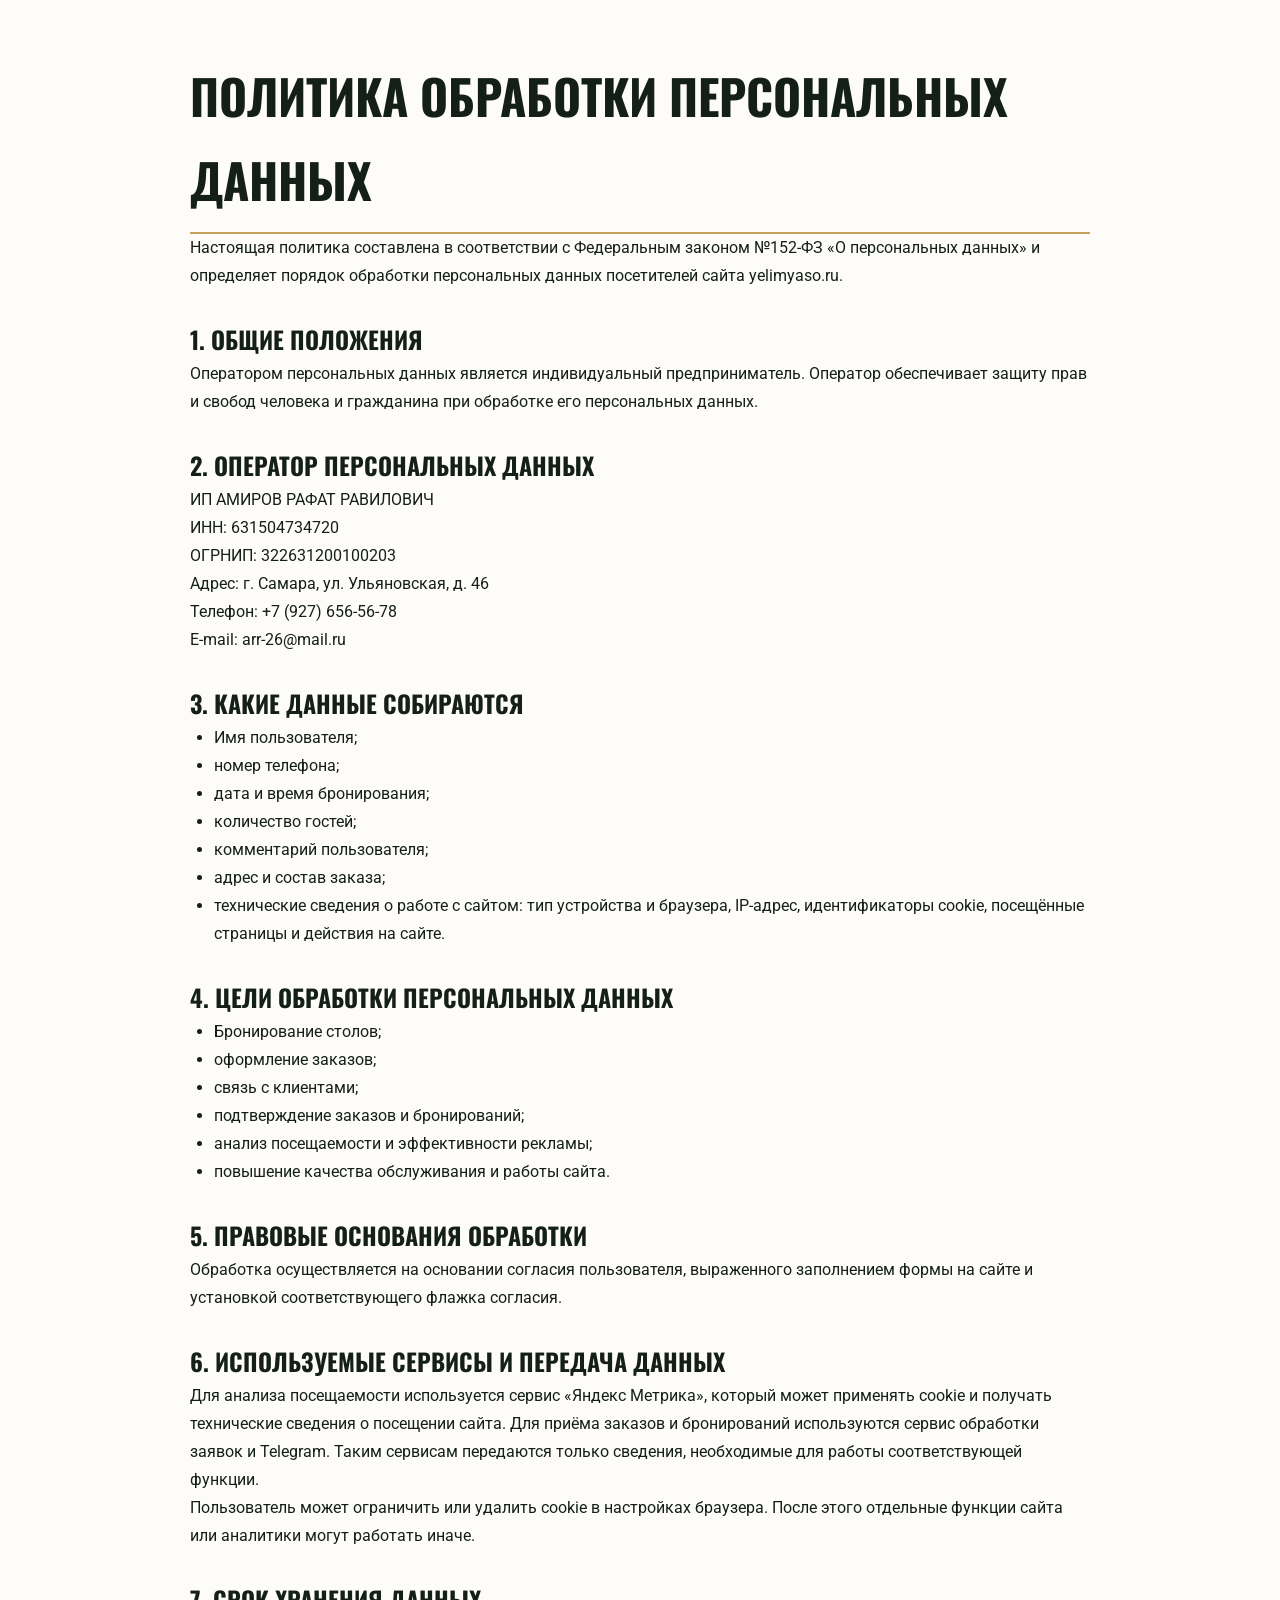
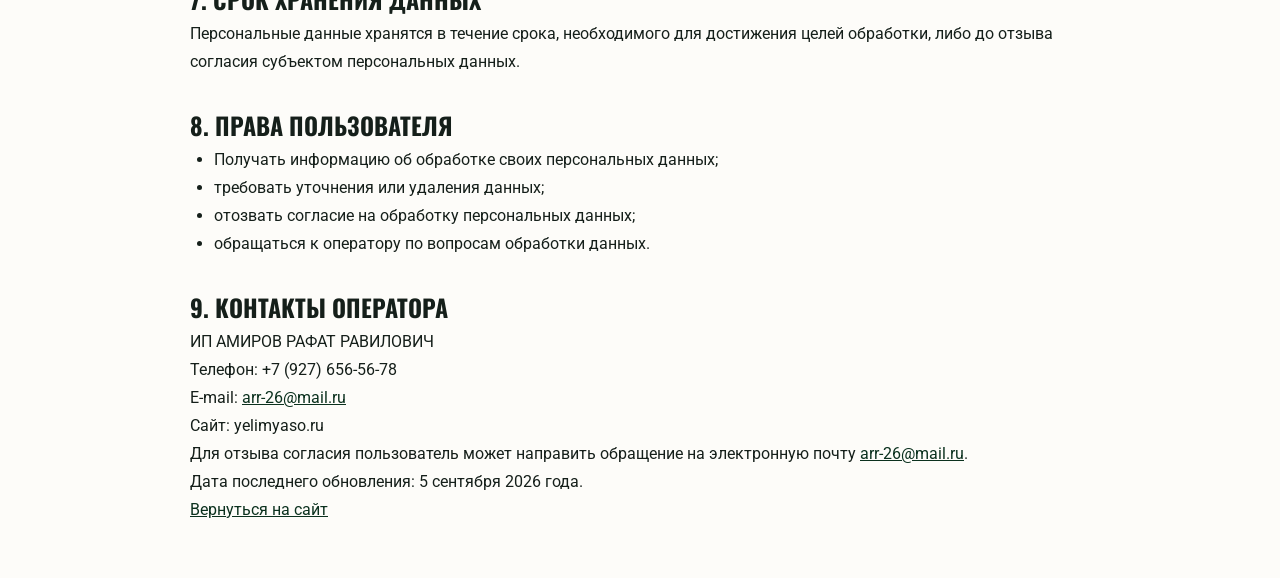
<file: privacy.html>
<!doctype html>
<html lang="ru">
  <head>
    <meta charset="utf-8" />
    <meta name="viewport" content="width=device-width, initial-scale=1" />
    <meta http-equiv="refresh" content="0; url=/privacy/" />
    <link rel="canonical" href="https://yelimyaso.ru/privacy/" />
    <title>Политика обработки персональных данных</title>
  </head>
  <body>
    <p>Страница перемещена: <a href="/privacy/">открыть политику обработки персональных данных</a>.</p>
  </body>
</html>
</file>
<file: _next/static/chunks/2xt4wzetf4uig.css>
:root{--irish-green:#0b311e;--irish-green-dark:#071f14;--light-bg:#fdfcf9;--card-white:#fff;--text-gold:#c5a059;--gold-text:#87641f;--dark-text:#151f1a;--text-muted:#5a6961;--border-color:#dfe8e3;--error:#a4352e;--contact-height:48px;--nav-height:64px;--sticky-offset:calc(var(--contact-height) + var(--nav-height))}*{box-sizing:border-box;margin:0;padding:0}html{scroll-behavior:auto;scroll-padding-top:var(--sticky-offset)}body{min-width:320px;padding-top:var(--contact-height);background:var(--light-bg);color:var(--dark-text);font-family:Roboto,system-ui,-apple-system,BlinkMacSystemFont,Segoe UI,sans-serif;line-height:1.6;overflow-x:clip}button,input,select,textarea{font:inherit}button,a,input,select,textarea{-webkit-tap-highlight-color:transparent}button:focus-visible,a:focus-visible,input:focus-visible,select:focus-visible,textarea:focus-visible{outline-offset:3px;outline:3px solid #e3bc6d}h1,h2,h3{text-transform:uppercase;font-family:Oswald,Impact,sans-serif}a{color:inherit}.icon{flex:none}.container{width:min(100% - 40px,1200px);margin-inline:auto}.contact-strip{z-index:1600;min-height:var(--contact-height);background:var(--irish-green-dark);color:#fff;border-bottom:1px solid #c5a05973;position:fixed;inset:0 0 auto}.contact-strip-content{width:min(100% - 64px,1600px);min-height:var(--contact-height);justify-content:space-between;align-items:center;gap:20px;font-size:.92rem;display:flex}.contact-strip a{color:#fff;text-decoration:none}.contact-address,.contact-phone{min-width:0;min-height:var(--contact-height);align-items:center;gap:8px;display:flex}.contact-address-text{text-overflow:ellipsis;white-space:nowrap;overflow:hidden}.contact-address-compact{display:none}.contact-phone{white-space:nowrap;flex:none;font-weight:700}.hero{min-height:calc(100vh - var(--contact-height));min-height:calc(100svh - var(--contact-height));border-bottom:5px solid var(--text-gold);background:var(--irish-green-dark);text-align:left;flex-direction:column;justify-content:center;align-items:flex-start;padding:clamp(72px,10vh,120px) max(8%,24px) 72px;display:flex;position:relative;overflow:hidden}.hero-background{z-index:0;object-fit:cover;object-position:center;pointer-events:none;width:100%;height:100%;position:absolute;inset:0}.hero:after{content:"";z-index:0;pointer-events:none;background:linear-gradient(90deg,#071f14e0 0%,#0b311e9e 42%,#0b311e0d 100%);position:absolute;inset:0}.hero-content{z-index:1;width:min(700px,100%);animation:.4s ease-out both heroTextShow;position:relative}.hero-content h1{color:#fff;margin-bottom:24px;font-size:clamp(3.5rem,8vw,7rem);line-height:.98}.hero-content h1 span,.nav-brand b{color:var(--text-gold)}.subtitle{color:#fff;letter-spacing:4px;max-width:660px;margin:18px 0 32px;font-size:1.15rem}.hero-benefits{color:#fff;flex-wrap:wrap;gap:12px;margin:0 0 34px;font-weight:700;display:flex}.hero-benefits div{-webkit-backdrop-filter:blur(5px);backdrop-filter:blur(5px);background:#00000061;border:1px solid #c5a05994;border-radius:8px;align-items:center;gap:8px;padding:10px 15px;display:inline-flex}.hero-benefits .icon{color:var(--text-gold)}.header-btns{flex-wrap:wrap;gap:16px;display:flex}.btn{text-align:center;text-transform:uppercase;cursor:pointer;border-radius:6px;justify-content:center;align-items:center;min-height:48px;padding:13px 32px;font-family:Oswald,Impact,sans-serif;font-weight:700;text-decoration:none;transition:transform .2s,box-shadow .2s,background .2s;display:inline-flex}.btn-red{border:2px solid var(--text-gold);background:var(--text-gold);color:var(--irish-green-dark);box-shadow:0 8px 24px #c5a0594d}.btn-outline{color:#fff;background:#0000001f;border:2px solid #fff}.main-nav{min-height:var(--nav-height);top:var(--contact-height);z-index:1100;border-bottom:2px solid var(--text-gold);-webkit-backdrop-filter:blur(12px);backdrop-filter:blur(12px);background:#0b311efa;align-items:center;display:flex;position:sticky}.nav-content{justify-content:space-between;align-items:center;gap:18px;display:flex}.nav-brand{color:#fff;white-space:nowrap;min-width:0;font-family:Oswald,Impact,sans-serif;font-size:1.2rem;font-weight:700;line-height:1;text-decoration:none}.nav-brand b{font-weight:inherit}.nav-brand-compact{display:none}.nav-actions,.nav-links{align-items:center;display:flex}.nav-actions{gap:12px}.nav-links{gap:20px}.nav-links a{color:#fff;text-transform:uppercase;font-family:Oswald,Impact,sans-serif;font-size:.9rem;text-decoration:none}.nav-menu-btn,.nav-booking-btn{white-space:nowrap;border-radius:7px;justify-content:center;align-items:center;min-height:44px;padding:8px 13px;font-size:.84rem;font-weight:700;text-decoration:none;display:inline-flex}.nav-menu-btn{border:1px solid var(--text-gold);color:#fff}.nav-booking-btn{border:1px solid var(--text-gold);background:var(--text-gold);color:var(--irish-green-dark)}.section{padding-block:72px}.section-title{color:var(--irish-green);text-align:center;margin-bottom:38px;font-size:clamp(2.25rem,5vw,3rem)}.section-title span{color:var(--gold-text)}.menu-section{position:relative}.featured-category-callouts{grid-template-columns:repeat(2,minmax(0,1fr));gap:10px;width:min(100%,960px);margin:-12px auto 14px;display:grid}.featured-category-callout{width:100%;min-height:66px;color:var(--irish-green-dark);text-align:left;cursor:pointer;background:linear-gradient(115deg,#fff8e8,#f2d695);border:1px solid #c79e47;border-radius:13px;grid-template-columns:42px minmax(0,1fr) auto;align-items:center;gap:11px;padding:10px 14px;display:grid;box-shadow:0 7px 20px #87641f24}.featured-category-callout.marinated{background:linear-gradient(115deg,#fff8e8,#edc77a)}.featured-category-callout.active{border-color:var(--irish-green);box-shadow:0 0 0 2px #0b311e24,0 7px 20px #87641f24}.featured-category-icon{background:var(--irish-green);color:#fff;border-radius:50%;place-items:center;width:42px;height:42px;display:grid}.featured-category-copy{min-width:0;line-height:1.2;display:grid}.featured-category-copy strong{font-size:1rem}.featured-category-copy small{color:#6c5320;margin-top:3px;font-size:.78rem}.featured-category-action{color:var(--irish-green);white-space:nowrap;font-size:.8rem;font-weight:800}.category-scroll-hint{color:var(--text-muted);justify-content:center;align-items:center;gap:6px;margin:0 0 6px;font-size:.78rem;display:flex}.category-scroll-hint>span:first-child{color:var(--gold-text);font-size:1.05rem;animation:1.6s ease-in-out infinite categorySwipeHint}.category-nav-wrap{top:var(--sticky-offset);z-index:900;border-bottom:1px solid var(--border-color);-webkit-backdrop-filter:blur(12px);backdrop-filter:blur(12px);background:#fdfcf9f7;margin-bottom:30px;padding-block:10px;position:sticky}.category-nav{scrollbar-width:none;scroll-snap-type:x proximity;overscroll-behavior-inline:contain;gap:9px;padding:6px;display:flex;overflow-x:auto}.category-nav::-webkit-scrollbar{display:none}.category-chip{min-height:44px;color:var(--irish-green);white-space:nowrap;cursor:pointer;scroll-snap-align:start;background:#fff;border:1px solid #c9d7d0;border-radius:999px;flex:none;padding:9px 15px;font-size:.86rem;font-weight:700}.category-chip.active{border-color:var(--irish-green);background:var(--irish-green);color:#fff}.category-chip.featured{color:#664b12;background:#fff6dd;border-color:#c79e47;align-items:center;gap:7px;display:inline-flex}.category-chip.featured.active{border-color:var(--irish-green);background:var(--irish-green);color:#fff}.category-featured-badge{background:var(--text-gold);color:var(--irish-green-dark);text-transform:uppercase;border-radius:999px;padding:2px 6px;font-size:.68rem;font-weight:800}.menu-container{min-height:240px;animation:.25s ease-out menuChange}.category-block{scroll-margin-top:calc(var(--sticky-offset) + 58px);margin-bottom:52px}.category-block:last-child{margin-bottom:0}.category-name{border-bottom:2px solid var(--text-gold);color:var(--irish-green);margin-bottom:24px;padding-bottom:10px;font-size:clamp(1.7rem,4vw,2.2rem);line-height:1.2}.menu-grid{grid-template-columns:repeat(auto-fit,minmax(290px,1fr));gap:22px;display:grid}.menu-card{border:1px solid var(--border-color);background:var(--card-white);border-radius:14px;flex-direction:column;min-width:0;padding:20px;transition:border-color .2s,box-shadow .2s,transform .2s;display:flex;box-shadow:0 5px 16px #0b311e0d}.menu-card.unavailable{opacity:.7}.item-img{aspect-ratio:3/2;object-fit:cover;background:#eef1ef;border-radius:9px;width:100%;height:auto;margin-bottom:16px;display:block}.availability-badge{color:#8e2923;background:#f5dfdd;border-radius:999px;align-self:flex-start;margin-bottom:10px;padding:5px 9px;font-size:.78rem;font-weight:700}.card-header{justify-content:space-between;align-items:flex-start;gap:12px;min-width:0;margin-bottom:8px;display:flex}.item-name{min-width:0;color:var(--dark-text);text-transform:none;overflow-wrap:anywhere;font-family:inherit;font-size:1.15rem;font-weight:700;line-height:1.35}.item-price{color:var(--irish-green);white-space:nowrap;flex:none;font-size:1.18rem;font-weight:700}.item-desc{color:var(--text-muted);flex-grow:1;margin-bottom:18px;font-size:.9rem}.order-controls{grid-template-columns:112px minmax(0,1fr);gap:10px;margin-top:auto;display:grid}.qty-picker{border:2px solid var(--border-color);border-radius:8px;grid-template-columns:44px 1fr 44px;min-height:46px;display:grid;overflow:hidden}.qty-picker button{color:var(--irish-green);cursor:pointer;background:#f1f4f2;border:0;font-size:1.25rem;font-weight:700}.qty-picker span{place-items:center;font-weight:700;display:grid}.btn-add{border:2px solid var(--irish-green);width:100%;min-height:46px;color:var(--irish-green);text-transform:uppercase;cursor:pointer;background:0 0;border-radius:7px;padding:9px 12px;font-weight:700;transition:background .2s,color .2s}.btn-add:disabled,.qty-picker button:disabled{cursor:not-allowed;opacity:.55}.booking-section{border-top:1px solid var(--border-color);background:#f2efe7}.booking-container{background:var(--card-white);border-radius:16px;width:min(100%,800px);margin-inline:auto;padding:clamp(20px,5vw,40px);box-shadow:0 6px 20px #0000000d}.form-grid{grid-template-columns:repeat(2,minmax(0,1fr));gap:20px;display:grid}.form-grid>*{min-width:0}.full{grid-column:1/-1}label,.order-type-title{color:var(--irish-green);margin-bottom:7px;font-size:.9rem;font-weight:700;display:block}input,select,textarea{width:100%;min-width:0;max-width:100%;min-height:48px;color:var(--dark-text);background:#fafafa;border:1px solid #cfdad4;border-radius:7px;padding:11px 12px;font-size:16px}input[type=date],input[type=time]{appearance:none;inline-size:100%;min-inline-size:0;max-inline-size:100%;display:block}input[type=date]::-webkit-date-and-time-value{text-align:left;min-height:24px}input[type=time]::-webkit-date-and-time-value{text-align:left;min-height:24px}textarea{resize:vertical;min-height:92px}input:focus,select:focus,textarea:focus{border-color:var(--irish-green);box-shadow:0 0 0 3px #0b311e1a}.field-hint,.optional{color:var(--text-muted);font-size:.78rem;font-weight:400}.field-hint{margin-top:5px}.checkbox-label{color:#45534c;cursor:pointer;align-items:flex-start;gap:9px;min-height:44px;margin:10px 0;font-weight:400;display:flex}.checkbox-label input{flex:0 0 20px;width:20px;min-height:20px;margin-top:2px}.consent{font-size:.84rem}.submit-btn{border:2px solid var(--text-gold);width:100%}.submit-btn:disabled{cursor:wait;opacity:.65}.form-status{color:var(--irish-green);background:#edf5f0;border:1px solid #a7c9b2;border-radius:8px;margin-top:10px;padding:11px 13px;font-weight:700}.form-status.error{color:var(--error);background:#fbefed;border-color:#d8aaa6}.form-status a{text-decoration:underline}footer{border-top:5px solid var(--text-gold);background:var(--irish-green);padding:58px 0}.footer-content{grid-template-columns:repeat(auto-fit,minmax(220px,1fr));gap:36px;display:grid}.footer-logo h2{color:#fff;margin-bottom:14px}.footer-logo h2 span,.footer-info h3{color:#d6b66f}.footer-logo p,.footer-info p{color:#e3ebe7}.footer-info h3{margin-bottom:14px}.footer-info p{align-items:flex-start;gap:8px;margin-bottom:8px;display:flex}.footer-info a,.footer-logo a{color:#fff}.copyright{color:#b8c8c0;text-align:center;border-top:1px solid #315844;grid-column:1/-1;margin-top:26px;padding-top:20px}.cart-btn{width:60px;height:60px;right:max(24px, env(safe-area-inset-right));bottom:max(24px, env(safe-area-inset-bottom));z-index:1200;border:2px solid var(--text-gold);background:var(--irish-green);color:#fff;cursor:pointer;border-radius:50%;justify-content:center;align-items:center;transition:transform .2s,background .2s;display:flex;position:fixed;box-shadow:0 8px 28px #00000040}.cart-icon{font-size:24px}.cart-summary{color:#fff;white-space:nowrap;font-size:.9rem;font-weight:700;display:none}.cart-count{color:#fff;background:#d9534f;border-radius:999px;place-items:center;min-width:25px;height:25px;padding-inline:6px;font-size:12px;font-weight:700;display:grid;position:absolute;top:-7px;right:-6px}.cart-modal{z-index:2000;padding:max(12px, env(safe-area-inset-top)) max(12px, env(safe-area-inset-right)) max(12px, env(safe-area-inset-bottom)) max(12px, env(safe-area-inset-left));background:#000000a3;justify-content:center;align-items:center;display:none;position:fixed;inset:0}.cart-modal.active{display:flex}.cart-window{overscroll-behavior:contain;background:#fff;border-radius:16px;width:min(100%,560px);max-height:min(90dvh,860px);padding:26px;overflow-y:auto;box-shadow:0 18px 50px #00000052}.cart-header-modal{z-index:2;border-bottom:2px solid var(--border-color);background:#fff;justify-content:space-between;align-items:center;margin:-26px -4px 18px;padding:26px 4px 12px;display:flex;position:sticky;top:-26px}.cart-header-modal h3{font-size:1.55rem}.cart-close{width:44px;height:44px;color:var(--text-muted);cursor:pointer;background:0 0;border:0;border-radius:50%;font-size:28px;line-height:1}.delivery-progress{color:var(--irish-green);text-align:center;background:#e8f0eb;border:1px solid #87641f59;border-radius:9px;justify-content:center;align-items:center;gap:8px;margin-bottom:10px;padding:11px 12px;font-size:.94rem;font-weight:700;display:flex}.cart-items-list{max-height:min(240px,28dvh);padding-right:4px;overflow-y:auto}.cart-item{border-bottom:1px solid var(--border-color);justify-content:space-between;align-items:center;gap:12px;padding:13px 0;display:flex}.cart-item-info{flex:auto;min-width:0}.cart-item-title{overflow-wrap:anywhere;font-weight:700}.cart-item-price{color:var(--text-muted);font-size:.88rem}.cart-item-controls{flex-wrap:wrap;justify-content:flex-end;align-items:center;gap:6px;display:flex}.cart-item-controls button{min-width:44px;min-height:44px;color:var(--irish-green);cursor:pointer;background:#eef2ef;border:0;border-radius:7px;padding:7px 10px;font-weight:700}.cart-item-controls .cart-remove{min-width:auto;color:var(--error);font-size:.75rem}.cart-total-price{color:var(--irish-green);text-align:right;margin:14px 0 16px;font-family:Oswald,Impact,sans-serif;font-size:1.35rem;font-weight:700}.order-type,.checkout-details{border:0;min-width:0;margin:0;padding:0}.order-type{margin-bottom:14px}.order-type-options{grid-template-columns:repeat(2,minmax(0,1fr));gap:8px;display:grid}.order-type-btn{border:1px solid var(--border-color);min-height:46px;color:var(--irish-green);cursor:pointer;background:#f5f7f6;border-radius:8px;justify-content:center;align-items:center;gap:7px;padding:9px 10px;font-weight:700;display:inline-flex}.order-type-btn.active{border-color:var(--irish-green);background:var(--irish-green);color:#fff}.order-type-note{color:var(--text-muted);margin-top:8px;font-size:.8rem}.checkout-field{margin-bottom:11px}.checkout-form .submit-btn{margin-top:8px;position:static}.empty-cart{color:var(--text-muted);text-align:center;margin:22px 0}.toast{z-index:3000;border:1px solid var(--text-gold);background:var(--irish-green);color:#fff;opacity:0;pointer-events:none;border-radius:10px;align-items:center;gap:8px;max-width:min(90vw,520px);padding:12px 18px;font-weight:700;transition:opacity .2s,transform .2s;display:flex;position:fixed;bottom:104px;left:50%;transform:translate(-50%,18px);box-shadow:0 10px 30px #00000040}.toast.show{opacity:1;transform:translate(-50%)}.metrika-pixel{position:absolute;left:-9999px}:is(body:has(.privacy-page),body:has(.admin-page)){padding-top:0}.privacy-page{width:min(100% - 32px,900px);margin-inline:auto;padding:54px 0;line-height:1.75}.privacy-page h1{border-bottom:2px solid var(--text-gold);padding-bottom:10px;font-size:clamp(2rem,5vw,3rem)}.privacy-page h2{margin-top:28px}.privacy-page ul{padding-left:24px}.privacy-page a{color:var(--irish-green)}.admin-page{min-height:100vh;color:var(--dark-text);background:#f3f5f3;padding:36px clamp(16px,4vw,56px) 70px}.admin-header{flex-wrap:wrap;justify-content:space-between;align-items:center;gap:24px;max-width:1500px;margin:0 auto 24px;display:flex}.admin-header h1{color:var(--irish-green);margin:0;font-size:clamp(2rem,4vw,3.4rem)}.admin-header p{margin:4px 0 0}.admin-eyebrow{color:var(--gold-text);letter-spacing:.12em;text-transform:uppercase;font-weight:700}.admin-site-link{border:1px solid var(--irish-green);min-height:44px;color:var(--irish-green);white-space:nowrap;border-radius:8px;align-items:center;padding:10px 16px;font-weight:700;text-decoration:none;display:inline-flex}.admin-guide{grid-template-columns:repeat(3,minmax(0,1fr));gap:10px;width:100%;max-width:1500px;margin:0 auto 14px;display:grid}.admin-guide article{border:1px solid var(--border-color);background:#fff;border-radius:12px;align-items:flex-start;gap:11px;min-width:0;padding:14px;display:flex}.admin-guide article>span{background:var(--irish-green);color:#fff;border-radius:50%;flex:0 0 30px;place-items:center;width:30px;height:30px;font-weight:800;display:grid}.admin-guide strong{color:var(--irish-green)}.admin-guide p{color:var(--text-muted);margin:3px 0 0;font-size:.88rem;line-height:1.35}.admin-storage-note{color:#355548;background:#eef4f1;border:1px solid #d4dfda;border-radius:10px;max-width:1500px;margin:0 auto 14px;padding:11px 14px;line-height:1.45}.admin-storage-note code{background:#073b2514;border-radius:4px;padding:2px 5px}.admin-toolbar{border:1px solid var(--border-color);z-index:20;-webkit-backdrop-filter:blur(8px);backdrop-filter:blur(8px);background:#fffffff5;border-radius:12px;flex-wrap:wrap;justify-content:space-between;align-items:center;gap:9px;max-width:1500px;margin:0 auto 14px;padding:14px;display:flex;position:sticky;top:0;box-shadow:0 8px 24px #073b2514}.admin-toolbar-main{flex-wrap:wrap;align-items:center;gap:9px;display:flex}.admin-toolbar button,.admin-page button{min-height:44px;color:var(--irish-green);cursor:pointer;background:#fff;border:1px solid #ccd8d2;border-radius:7px;padding:8px 13px;font-weight:700}.admin-change-state{border-radius:7px;padding:7px 10px;font-size:.86rem;font-weight:700}.admin-change-state.pending{color:#77550b;background:#fff1ca}.admin-change-state.applied{color:#23623a;background:#e4f1e9}.admin-more-actions{position:relative}.admin-more-actions summary{min-height:44px;color:var(--irish-green);cursor:pointer;border:1px solid #ccd8d2;border-radius:7px;align-items:center;padding:8px 12px;font-weight:700;list-style:none;display:inline-flex}.admin-more-actions summary::-webkit-details-marker{display:none}.admin-more-actions summary:after{content:"▾";margin-left:8px}.admin-more-actions[open] summary:after{transform:rotate(180deg)}.admin-more-actions>div{border:1px solid var(--border-color);z-index:30;background:#fff;border-radius:10px;gap:7px;min-width:250px;padding:10px;display:grid;position:absolute;top:calc(100% + 7px);right:0;box-shadow:0 14px 32px #073b2524}.admin-page button.primary{border-color:var(--irish-green);background:var(--irish-green);color:#fff}.admin-page button:disabled{cursor:not-allowed;opacity:.45}.admin-page .danger-text{color:var(--error)}.admin-message,.admin-warning,.admin-connection{border-radius:8px;max-width:1500px;margin:10px auto;padding:11px 14px}.admin-message{font-weight:700}.admin-message.success{color:#23623a;background:#e4f1e9}.admin-message.info{color:#23536a;background:#e8f0f4}.admin-message.error{color:#96352e;background:#f8e9e7}.admin-warning{color:#694f15;background:#fff5dc;border:1px solid #ead49c;margin-bottom:18px}.admin-connection{color:var(--text-muted);background:#edf0ee;justify-content:space-between;align-items:center;gap:12px;font-size:.9rem;font-weight:700;display:flex}.admin-connection button{min-height:36px;color:inherit;background:0 0;border-color:currentColor;flex:none;padding:6px 10px}.admin-connection.online{color:#23623a;background:#e4f1e9}.admin-connection.offline{color:#96352e;background:#f8e9e7}.admin-layout{grid-template-columns:290px minmax(0,1fr);align-items:start;gap:18px;width:100%;min-width:0;max-width:1500px;margin-inline:auto;display:grid}.admin-sidebar,.admin-content{border:1px solid var(--border-color);background:#fff;border-radius:14px;min-width:0;max-width:100%;padding:18px}.admin-sidebar{position:sticky;top:90px}.admin-sidebar h2{color:var(--irish-green);margin-bottom:12px}.admin-category-list{gap:5px;max-height:58vh;display:grid;overflow:auto}.admin-category-list button{text-align:left;justify-content:space-between;align-items:center;gap:10px;display:flex}.admin-category-list button.active{border-color:var(--irish-green);background:var(--irish-green);color:#fff}.admin-category-list small{opacity:.7}.add-category{grid-template-columns:minmax(0,1fr) auto;gap:6px;margin-top:12px;display:grid}.admin-category-header{border-bottom:1px solid var(--border-color);justify-content:space-between;align-items:end;gap:16px;padding-bottom:16px;display:flex}.category-title-edit{flex:1;max-width:620px}.category-title-edit label,.admin-product-fields label{gap:5px;margin:0;display:grid}.category-title-edit input{font-size:1.15rem;font-weight:700}.category-actions{flex-wrap:wrap;gap:6px;display:flex}.admin-list-tools{justify-content:space-between;gap:12px;margin:16px 0;display:flex}.admin-list-tools input{max-width:520px}.admin-products{gap:12px;display:grid}.admin-product{border:1px solid var(--border-color);border-radius:11px;grid-template-columns:150px minmax(0,1fr) 135px;gap:14px;padding:14px;display:grid}.admin-product.unavailable{background:#faf5f4;border-left:4px solid #c97d73}.admin-product-preview img{object-fit:cover;background:#eee;border-radius:7px;width:150px;height:110px}.admin-product-preview small{color:var(--text-muted);margin-top:6px;font-size:.75rem;display:block}.admin-image-upload{min-height:38px;color:var(--irish-green);text-align:center;cursor:pointer;border:1px solid #9eb9ab;border-radius:7px;justify-content:center;align-items:center;margin-top:7px;padding:6px 8px;font-size:.8rem;font-weight:700;display:flex}.admin-image-upload.disabled{cursor:not-allowed;opacity:.5}.admin-product-fields{grid-template-columns:minmax(180px,2fr) minmax(110px,.6fr);gap:10px;display:grid}.admin-product-fields .wide{grid-column:1/-1}.admin-advanced{border-top:1px dashed var(--border-color);padding-top:5px}.admin-advanced summary{color:var(--text-muted);cursor:pointer;font-size:.82rem;font-weight:700}.admin-advanced label{margin-top:8px}.admin-product-actions{flex-direction:column;gap:7px;display:flex}.admin-item-order{grid-template-columns:1fr 1fr;gap:6px;display:grid}.admin-item-order button{min-width:0;padding-inline:7px;font-size:.78rem}.admin-page button.available{color:#23623a;background:#edf7f0;border-color:#7db491}.admin-page button.unavailable-button{color:#96352e;background:#f8e9e7;border-color:#d8a6a1}.admin-empty{color:var(--text-muted);text-align:center;padding:40px}.visually-hidden{clip:rect(0, 0, 0, 0)!important;white-space:nowrap!important;border:0!important;width:1px!important;height:1px!important;margin:-1px!important;padding:0!important;position:absolute!important;overflow:hidden!important}@keyframes heroTextShow{0%{opacity:0;transform:translateY(12px)}to{opacity:1;transform:translateY(0)}}@keyframes menuChange{0%{opacity:0;transform:translateY(6px)}to{opacity:1;transform:translateY(0)}}@media (hover:hover) and (pointer:fine){.contact-strip a:hover,.nav-links a:hover,.nav-menu-btn:hover{color:#e3bc6d}.btn:hover,.cart-btn:hover{transform:translateY(-2px)}.menu-card:hover{border-color:var(--text-gold);transform:translateY(-4px);box-shadow:0 14px 30px #0b311e1f}.btn-add:hover{background:var(--irish-green);color:#fff}}@media (max-width:900px){.admin-guide{grid-template-columns:1fr}.admin-layout{grid-template-columns:minmax(0,1fr)}.admin-sidebar{position:static}.admin-category-list{width:100%;max-width:100%;max-height:none;display:flex;overflow-x:auto}.admin-category-list button{flex:none}.admin-product{grid-template-columns:120px minmax(0,1fr)}.admin-product-preview img{width:120px;height:90px}.admin-product-actions{flex-direction:row;grid-column:1/-1}}@media (max-width:768px){:root{--contact-height:44px;--nav-height:52px}.container{width:min(100% - 24px,1200px)}.contact-strip-content{gap:10px;font-size:.78rem}.contact-address{overflow:hidden}.main-nav{min-height:var(--nav-height)}.nav-content{gap:8px}.nav-brand{text-overflow:ellipsis;font-size:.98rem;overflow:hidden}.nav-actions{flex:none;gap:7px}.nav-links{display:none}.nav-menu-btn,.nav-booking-btn{min-height:44px;padding:7px 9px;font-size:.76rem}.hero{min-height:calc(100vh - var(--contact-height));min-height:calc(100svh - var(--contact-height));padding:64px 20px 48px}.hero-background{object-position:right center}.hero-content h1{font-size:clamp(2.7rem,15vw,4.6rem)}.subtitle{letter-spacing:2px;margin:14px 0 22px;font-size:.94rem}.hero-benefits{gap:8px;margin-bottom:24px}.hero-benefits div{padding:8px 10px;font-size:.84rem}.header-btns{gap:10px;width:100%}.header-btns .btn{flex:145px;padding-inline:10px}.section{padding-block:52px}.section-title{margin-bottom:28px}.featured-category-callouts{grid-template-columns:1fr;gap:8px;margin:-8px auto 10px}.featured-category-callout{grid-template-columns:38px minmax(0,1fr) auto;gap:9px;min-height:62px;padding:9px 11px}.featured-category-icon{width:38px;height:38px}.featured-category-copy strong{font-size:.92rem}.featured-category-copy small,.featured-category-action{font-size:.72rem}.category-scroll-hint{font-size:.76rem}.category-nav-wrap{margin-inline:-12px;margin-bottom:24px;padding:8px 12px}.category-nav{padding-inline:18px 30px;-webkit-mask-image:linear-gradient(90deg,#0000,#000 18px calc(100% - 30px),#0000);mask-image:linear-gradient(90deg,#0000,#000 18px calc(100% - 30px),#0000)}.menu-grid{gap:16px}.menu-card{padding:16px}.booking-container{border-radius:12px;padding:22px 16px}.form-grid{grid-template-columns:1fr;gap:16px}.full{grid-column:auto}.cart-btn,.cart-btn.has-items{width:58px;height:58px;right:max(14px, env(safe-area-inset-right));bottom:max(14px, env(safe-area-inset-bottom));border-radius:50%;padding:0}.cart-btn.has-items .cart-summary{display:none}.cart-window{max-height:calc(100vh - 24px - env(safe-area-inset-top) - env(safe-area-inset-bottom));max-height:calc(100dvh - 24px - env(safe-area-inset-top) - env(safe-area-inset-bottom));border-radius:15px;padding:20px 16px}.cart-header-modal{margin:-20px -2px 14px;padding:20px 2px 10px;top:-20px}.cart-item{flex-direction:column;align-items:flex-start;gap:8px}.cart-item-controls{justify-content:flex-start;width:100%}.toast{bottom:88px}}@media (max-width:600px){.menu-grid{grid-template-columns:1fr}.admin-page{padding:22px 12px 50px}.admin-header{align-items:flex-start}.admin-header p:not(.admin-eyebrow){font-size:.82rem}.admin-site-link{padding:8px 10px;font-size:.8rem}.admin-toolbar{position:static}.admin-toolbar-main{width:100%}.admin-toolbar-main>button{flex:140px}.admin-change-state{width:100%}.admin-connection{flex-direction:column;align-items:stretch}.admin-more-actions,.admin-more-actions summary{width:100%}.admin-more-actions summary{justify-content:center}.admin-more-actions>div{min-width:0;margin-top:7px;position:static}.admin-sidebar,.admin-content{padding:13px}.admin-category-header,.admin-list-tools{flex-direction:column;align-items:stretch}.admin-product{grid-template-columns:1fr}.admin-product-preview{align-items:center;gap:10px;display:flex}.admin-product-preview img{width:120px;height:88px}.admin-image-upload{width:120px;margin-top:0}.admin-product-fields{grid-template-columns:1fr}.admin-product-fields .wide,.admin-product-actions{grid-column:auto}}@media (max-width:360px){.contact-address-full{display:none}.contact-address-compact{display:inline}.nav-brand-full{display:none}.nav-brand-compact{display:inline}.nav-menu-btn,.nav-booking-btn{padding-inline:7px;font-size:.72rem}.order-controls{grid-template-columns:108px minmax(0,1fr)}}@media (prefers-reduced-motion:reduce){*,:before,:after{scroll-behavior:auto!important;transition-duration:.01ms!important;animation-duration:.01ms!important;animation-iteration-count:1!important}}@keyframes categorySwipeHint{0%,to{transform:translate(-2px)}50%{transform:translate(2px)}}
</file>
